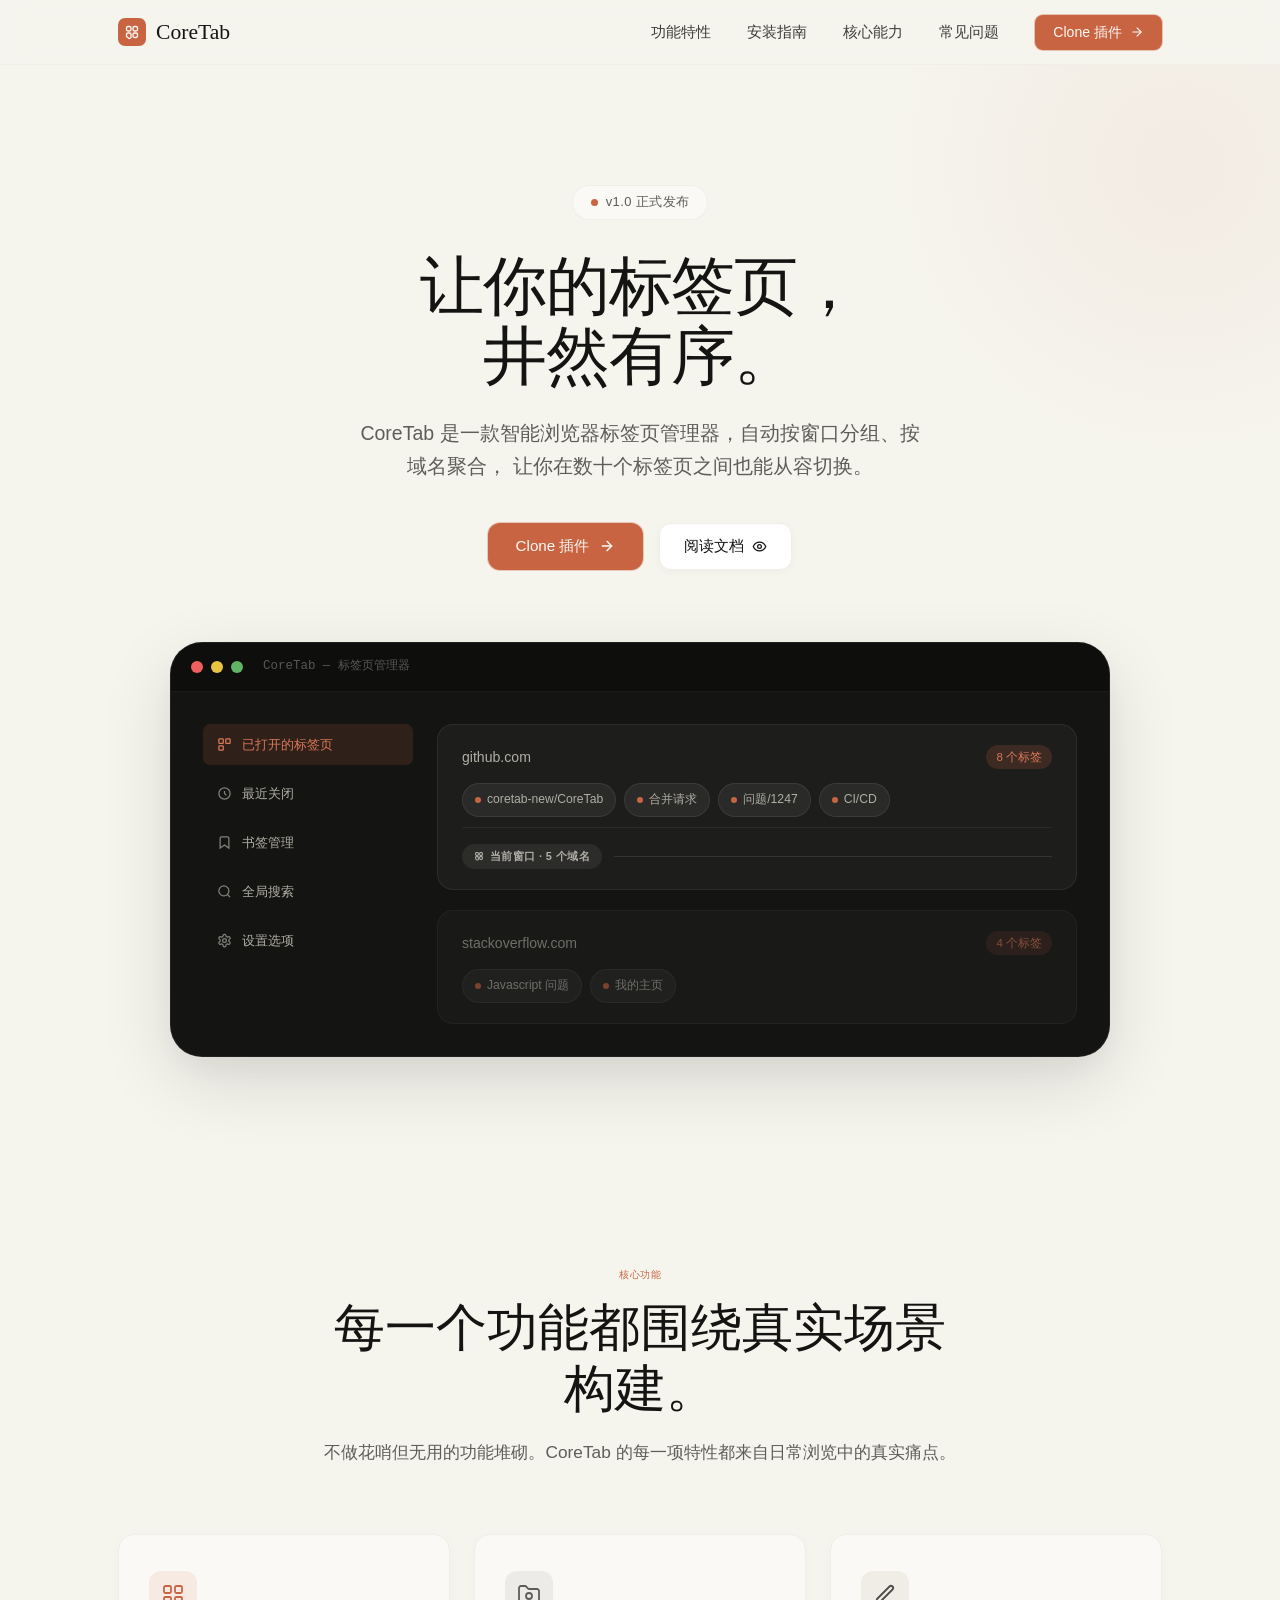
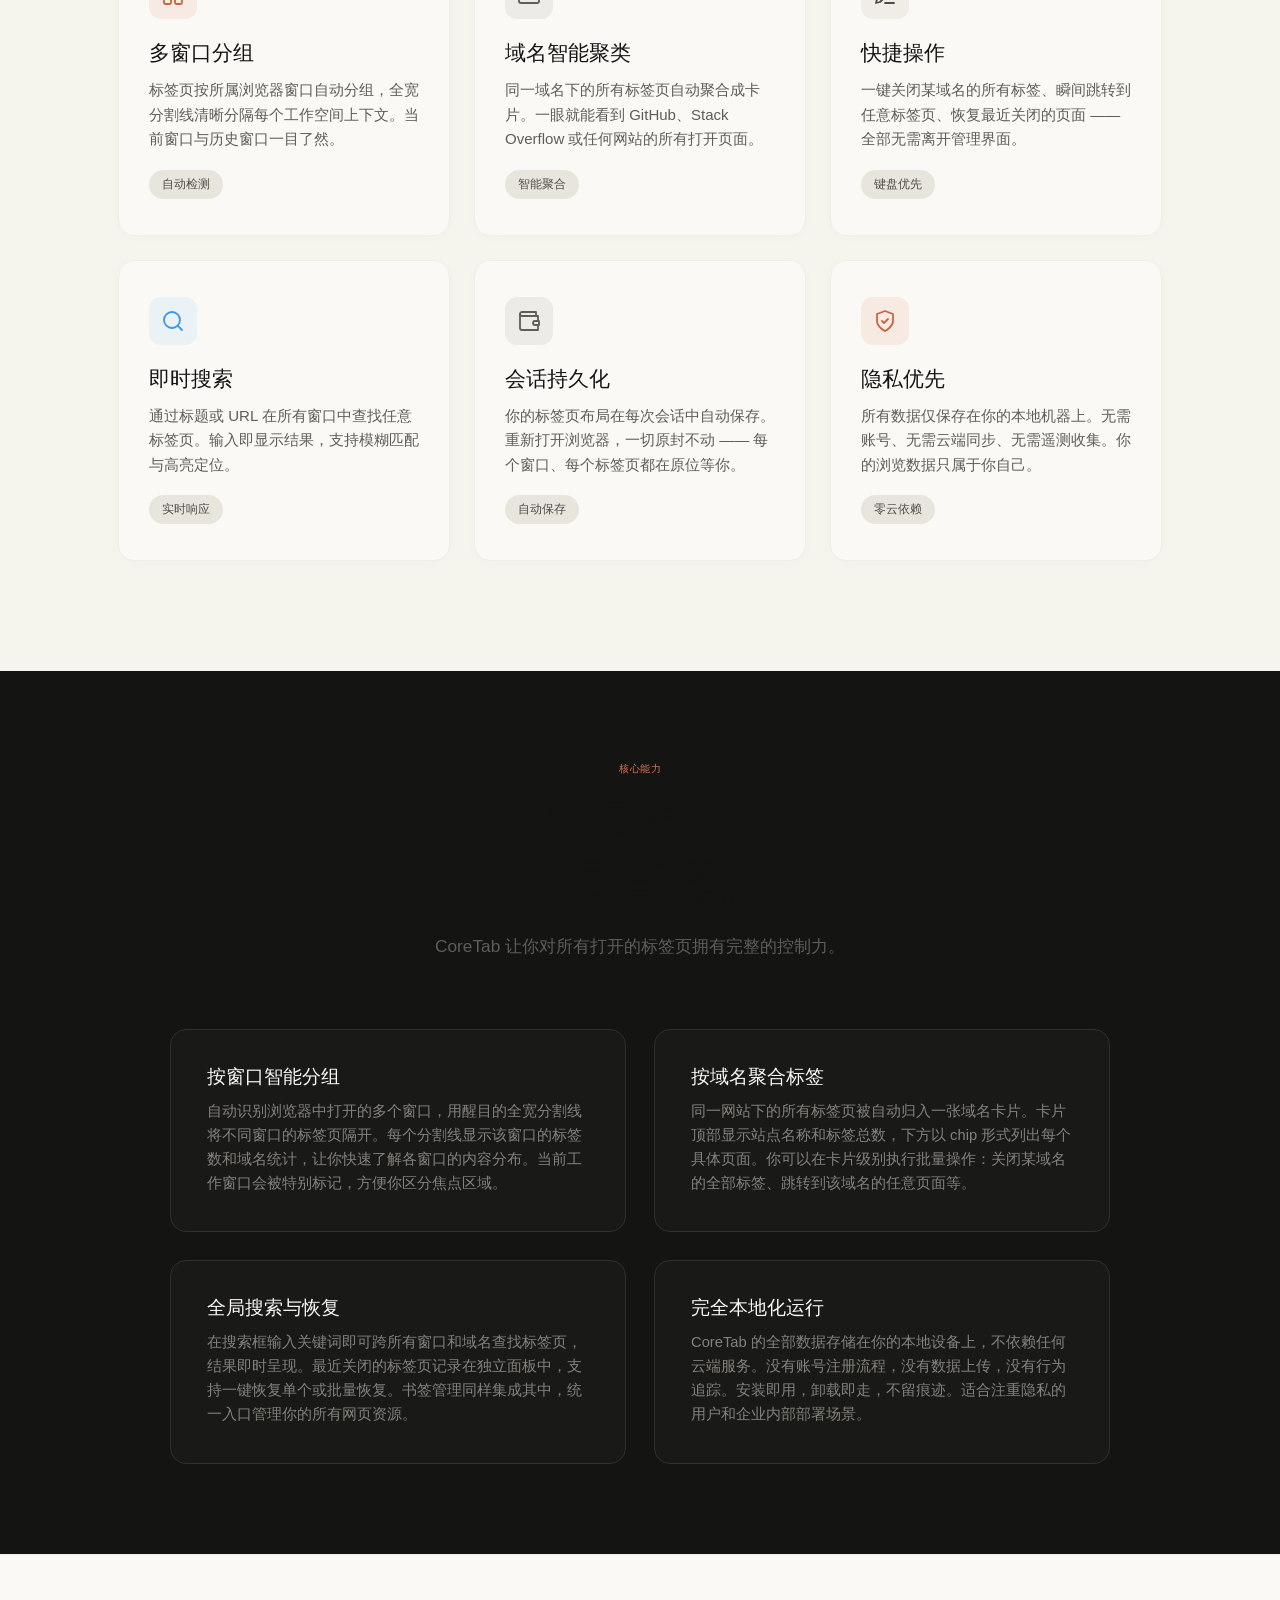
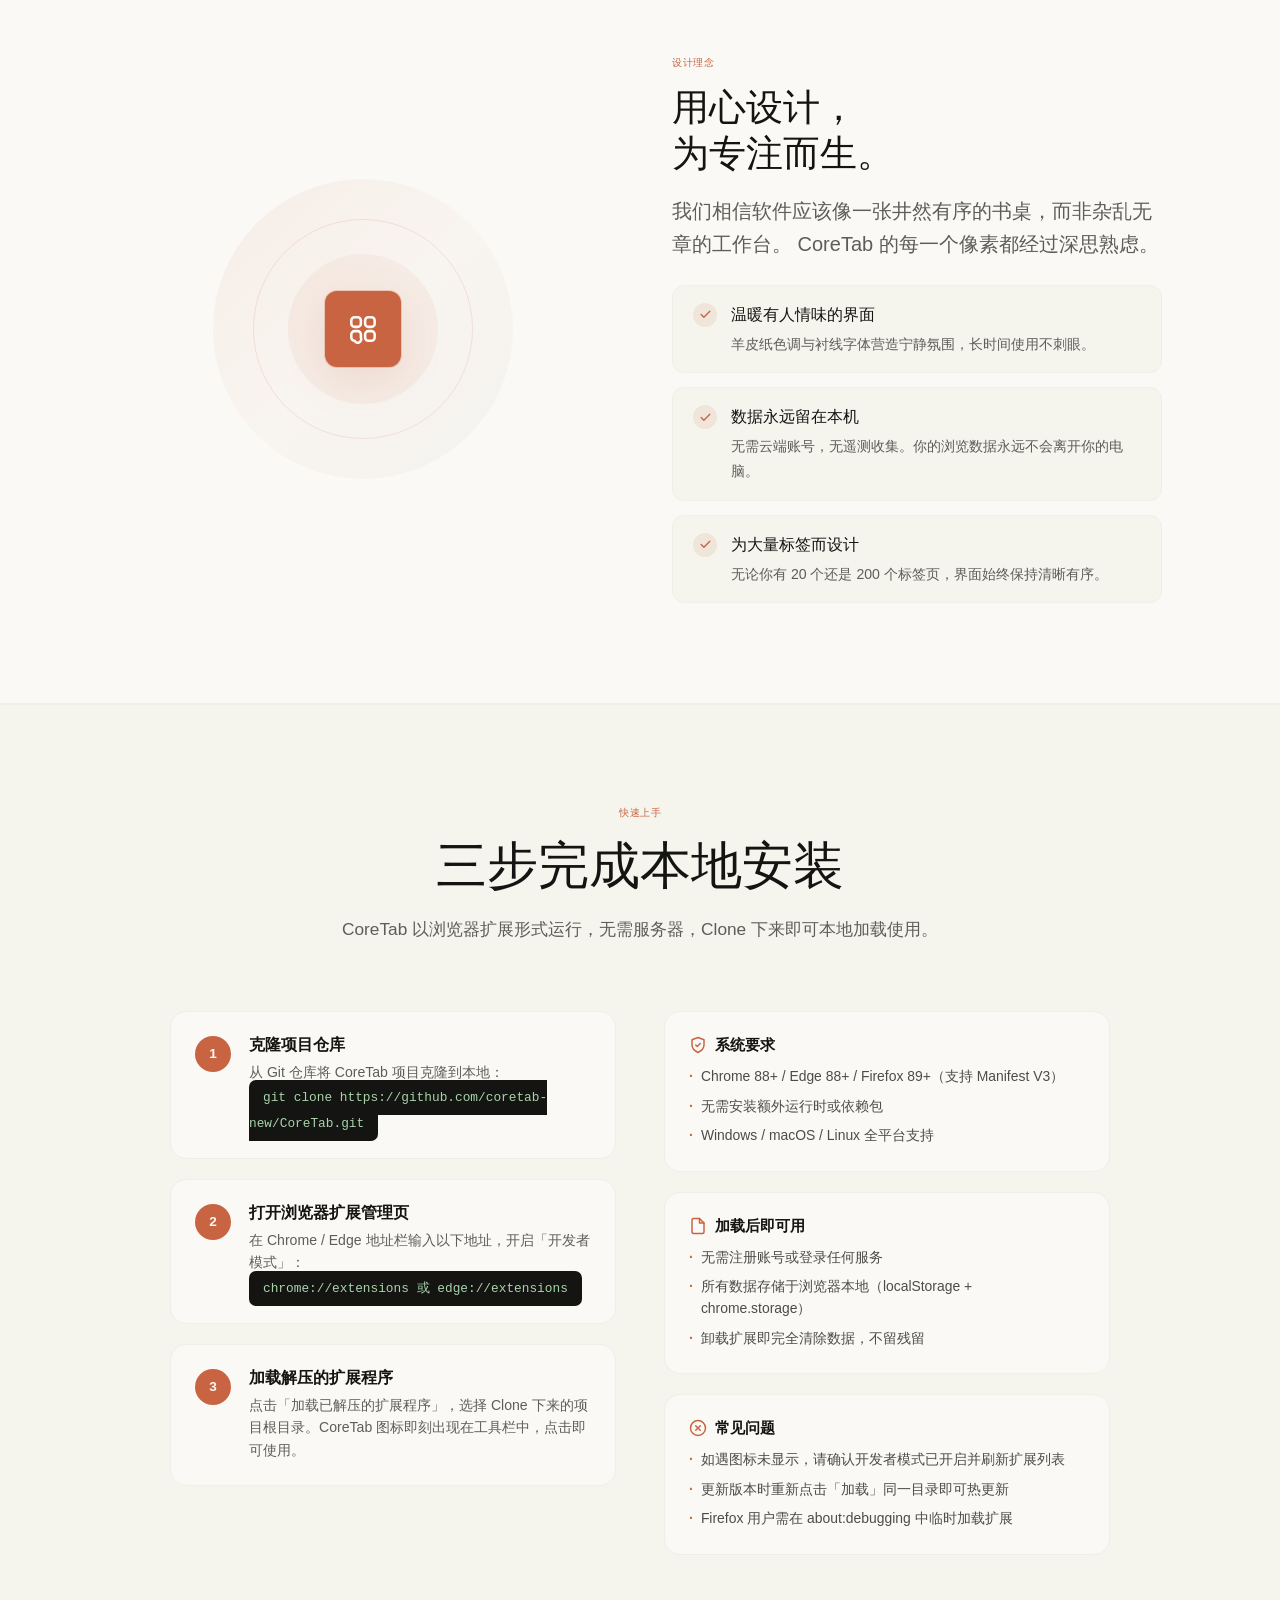
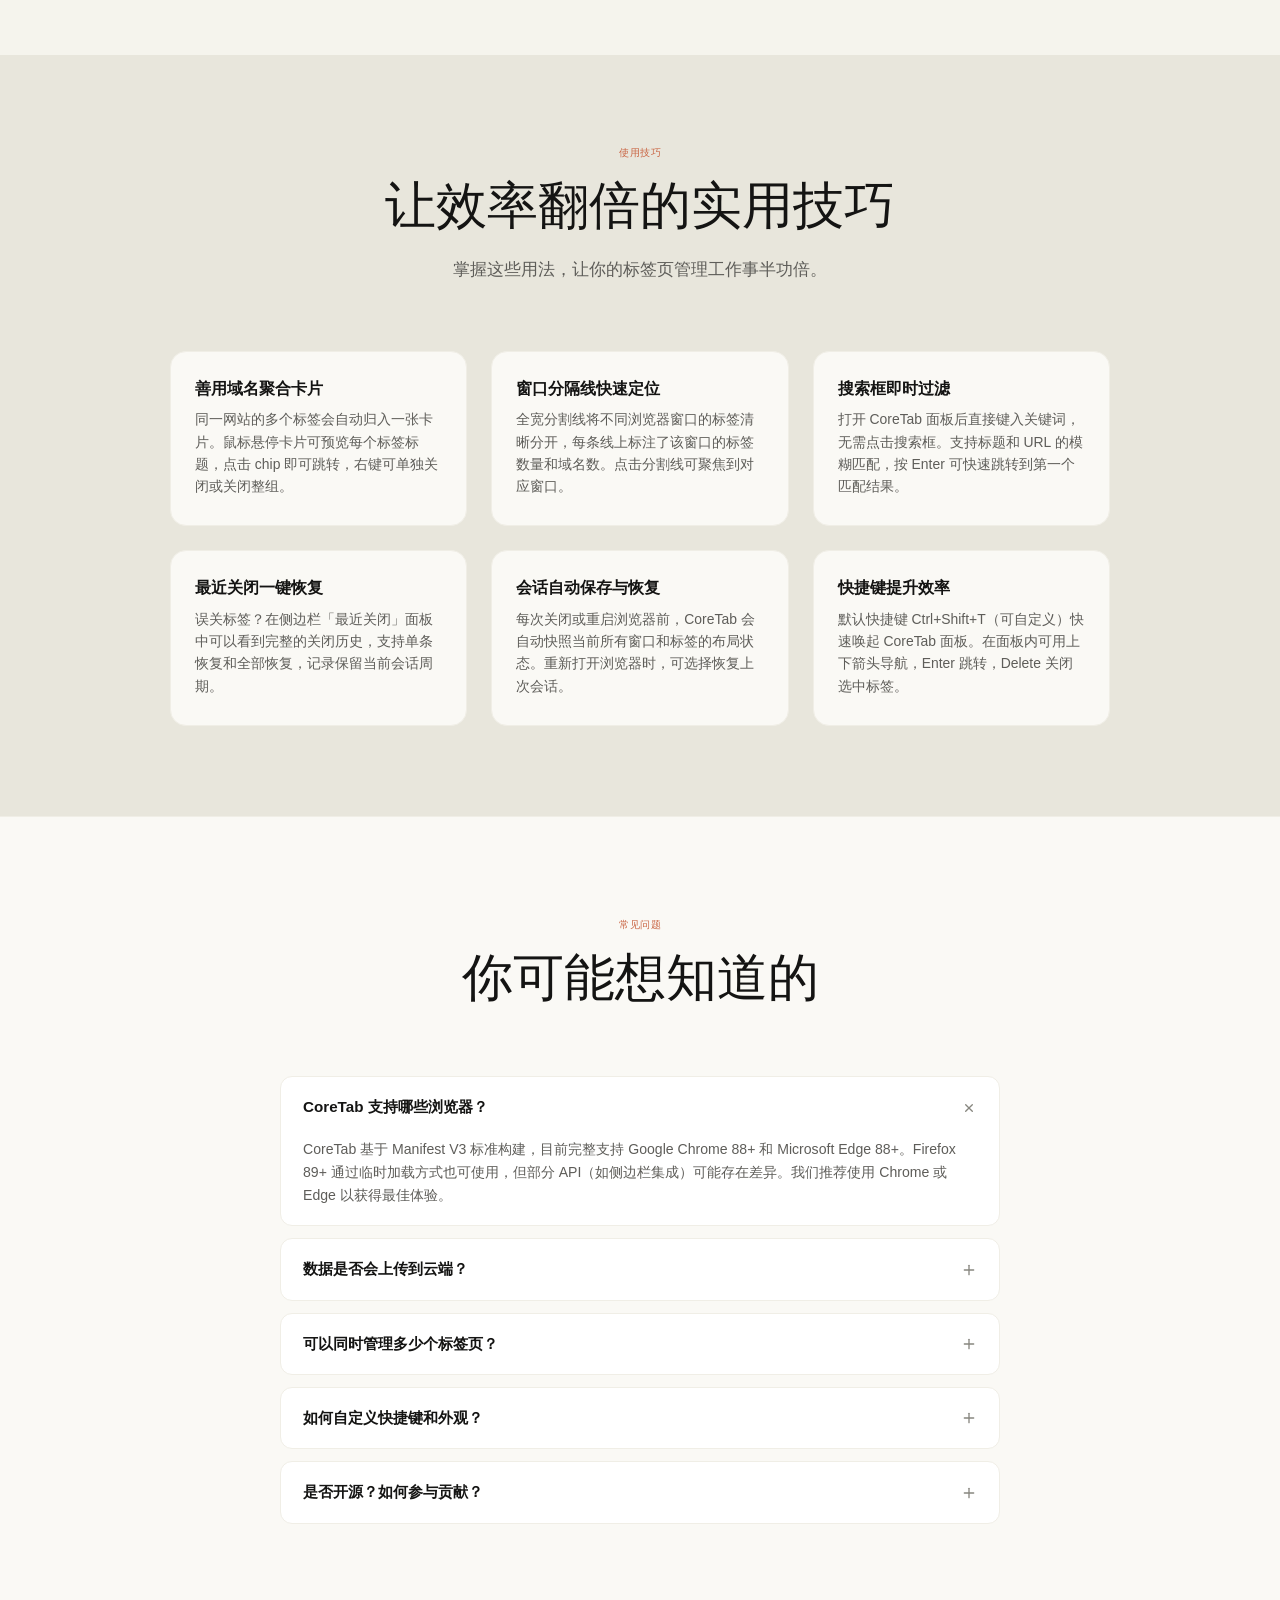
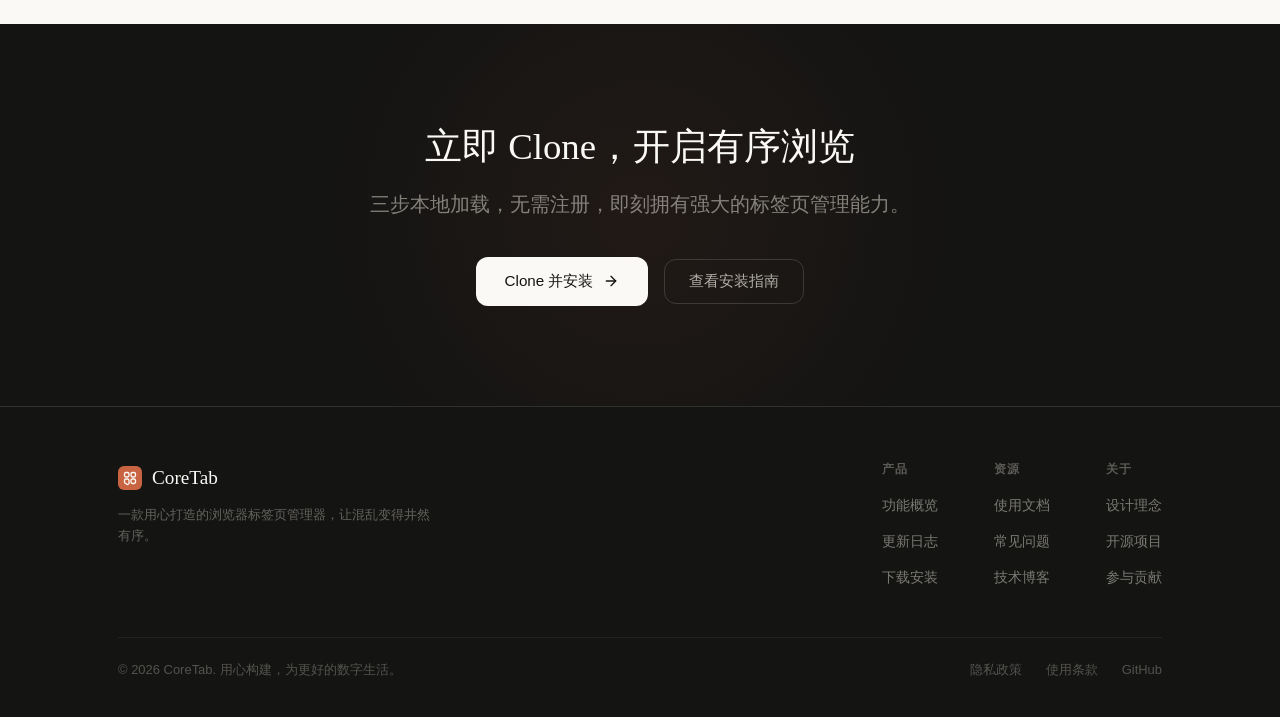
<file: docs/index.html>
<!DOCTYPE html>
<html lang="zh-CN">
<head>
  <meta charset="UTF-8" />
  <meta name="viewport" content="width=device-width, initial-scale=1.0" />
  <title>CoreTab — 智能标签页管理器</title>
  <style>
    /* ========================================
       CSS — Claude Design System (Warm Palette)
       ======================================== */
    :root {
      --near-black: #141413;
      --terracotta: #c96442;
      --coral: #d97757;
      --error-crimson: #b53333;
      --focus-blue: #3898ec;
      --parchment: #f5f4ed;
      --ivory: #faf9f5;
      --pure-white: #ffffff;
      --warm-sand: #e8e6dc;
      --dark-surface: #30302e;
      --deep-dark: #141413;
      --charcoal-warm: #4d4c48;
      --olive-gray: #5e5d59;
      --stone-gray: #87867f;
      --dark-warm: #3d3d3a;
      --warm-silver: #b0aea5;
      --border-cream: #f0eee6;
      --border-warm: #e8e6dc;
      --border-dark: #30302e;
      --ring-warm: #d1cfc5;
      --ring-subtle: #dedcd1;
      --ring-deep: #c2c0b6;
      --radius-sharp: 4px;
      --radius-subtle: 7px;
      --radius-comfort: 8px;
      --radius-gen: 12px;
      --radius-round: 16px;
      --radius-tag: 24px;
      --radius-hero: 32px;
      --font-serif: 'Georgia', 'Times New Roman', serif;
      --font-sans: -apple-system, BlinkMacSystemFont, 'Segoe UI', Inter, Roboto, 'PingFang SC', 'Microsoft YaHei', sans-serif;
      --font-mono: 'Cascadia Code', 'Fira Code', Consolas, monospace;
    }

    *, *::before, *::after { box-sizing: border-box; margin: 0; padding: 0; }
    html { scroll-behavior: smooth; -webkit-font-smoothing: antialiased; }
    body {
      font-family: var(--font-sans);
      font-size: 16px;
      line-height: 1.6;
      color: var(--near-black);
      background-color: var(--parchment);
      overflow-x: hidden;
    }
    img { max-width: 100%; display: block; }
    a { color: inherit; text-decoration: none; }
    button { cursor: pointer; font-family: inherit; border: none; background: none; }
    ul, ol { list-style: none; }

    h1, h2, h3, h4, h5, h6 {
      font-family: var(--font-serif);
      font-weight: 500;
      line-height: 1.15;
      color: var(--near-black);
    }

    .display { font-size: clamp(2.5rem, 5vw, 4rem); line-height: 1.10; letter-spacing: -0.02em; }
    .heading-xl { font-size: clamp(2rem, 4vw, 3.25rem); line-height: 1.20; }
    .heading-lg { font-size: clamp(1.75rem, 3vw, 2.3rem); line-height: 1.25; }
    .heading-md { font-size: clamp(1.5rem, 2.5vw, 2rem); line-height: 1.20; }
    .heading-sm { font-size: clamp(1.25rem, 2vw, 1.6rem); line-height: 1.20; }
    .body-lg { font-size: 1.25rem; line-height: 1.65; color: var(--olive-gray); }
    .body-md { font-size: 1rem; line-height: 1.65; color: var(--charcoal-warm); }
    .body-sm { font-size: 0.94rem; line-height: 1.55; color: var(--olive-gray); }
    .overline { font-size: 0.63rem; font-weight: 500; letter-spacing: 0.5px; text-transform: uppercase; color: var(--terracotta); display: block; margin-bottom: 14px; }

    .container { max-width: 1100px; margin: 0 auto; padding: 0 28px; }
    section { padding: 100px 0; }

    /* ========== NAVIGATION ========== */
    .nav {
      position: sticky; top: 0; z-index: 100;
      background: rgba(245, 244, 237, 0.92);
      backdrop-filter: blur(12px);
      -webkit-backdrop-filter: blur(12px);
      border-bottom: 1px solid var(--border-cream);
    }
    .nav-inner {
      display: flex; align-items: center; justify-content: space-between;
      height: 64px; max-width: 1100px; margin: 0 auto; padding: 0 28px;
    }
    .nav-logo {
      font-family: var(--font-serif); font-size: 1.35rem; font-weight: 500;
      color: var(--near-black); display: flex; align-items: center; gap: 10px;
    }
    .nav-logo-icon {
      width: 28px; height: 28px; background: var(--terracotta);
      border-radius: var(--radius-subtle); display: flex; align-items: center; justify-content: center;
    }
    .nav-logo-icon svg { width: 16px; height: 16px; color: var(--ivory); }
    .nav-links { display: flex; align-items: center; gap: 36px; }
    .nav-link {
      font-size: 0.94rem; font-weight: 450; color: var(--dark-warm);
      transition: color 0.2s ease;
    }
    .nav-link:hover { color: var(--near-black); }
    .nav-cta {
      display: inline-flex; align-items: center; gap: 8px;
      padding: 8px 18px; background: var(--terracotta); color: var(--ivory);
      font-size: 0.88rem; font-weight: 500; border-radius: var(--radius-comfort);
      box-shadow: 0 0 0 0px var(--terracotta), 0 0 0 1px rgba(201,100,66,0.35);
      transition: all 0.2s ease;
    }
    .nav-cta:hover {
      background: #b85a3a;
      box-shadow: 0 0 0 0px var(--terracotta), 0 0 0 1px rgba(201,100,66,0.5), rgba(0,0,0,0.06) 0px 4px 16px;
    }

    /* ========== HERO ========== */
    .hero { padding: 120px 0 100px; background: var(--parchment); position: relative; overflow: hidden; }
    .hero::before {
      content: ''; position: absolute; top: -200px; right: -200px;
      width: 600px; height: 600px;
      background: radial-gradient(circle, rgba(201,100,66,0.06) 0%, transparent 70%);
      pointer-events: none;
    }
    .hero-content { max-width: 700px; margin: 0 auto; text-align: center; }
    .hero-badge {
      display: inline-flex; align-items: center; gap: 8px;
      padding: 6px 18px; background: var(--ivory);
      border: 1px solid var(--border-cream); border-radius: 100px; margin-bottom: 32px;
    }
    .hero-badge-dot { width: 7px; height: 7px; background: var(--terracotta); border-radius: 50%; }
    .hero-badge span { font-size: 0.81rem; font-weight: 500; color: var(--olive-gray); letter-spacing: 0.03em; }
    .hero h1 { margin-bottom: 24px; }
    .hero-sub {
      font-size: 1.22rem; line-height: 1.7; color: var(--olive-gray);
      margin-bottom: 40px; max-width: 560px; margin-left: auto; margin-right: auto;
    }
    .hero-actions { display: flex; align-items: center; justify-content: center; gap: 16px; flex-wrap: wrap; }

    .btn-primary {
      display: inline-flex; align-items: center; gap: 10px;
      padding: 13px 28px; background: var(--terracotta); color: var(--ivory);
      font-size: 0.95rem; font-weight: 500; border-radius: var(--radius-gen);
      box-shadow: 0 0 0 0px var(--terracotta), 0 0 0 1px rgba(201,100,66,0.3);
      transition: all 0.22s ease;
    }
    .btn-primary:hover {
      background: #b85a3a; transform: translateY(-1px);
      box-shadow: 0 0 0 0px var(--terracotta), 0 0 0 1px rgba(201,100,66,0.45), rgba(0,0,0,0.07) 0px 6px 24px;
    }
    .btn-secondary {
      display: inline-flex; align-items: center; gap: 8px;
      padding: 12px 24px; background: var(--pure-white); color: var(--near-black);
      font-size: 0.95rem; font-weight: 500; border-radius: var(--radius-gen);
      border: 1px solid var(--border-cream);
      box-shadow: rgba(0,0,0,0.03) 0px 2px 8px, 0 0 0 1px transparent;
      transition: all 0.22s ease;
    }
    .btn-secondary:hover {
      border-color: var(--ring-warm);
      box-shadow: rgba(0,0,0,0.05) 0px 4px 16px, 0 0 0 1px var(--ring-warm);
      transform: translateY(-1px);
    }

    /* Hero Mockup */
    .hero-visual { margin-top: 72px; max-width: 940px; margin-left: auto; margin-right: auto; }
    .hero-mockup {
      background: var(--deep-dark); border-radius: var(--radius-hero); overflow: hidden;
      box-shadow: rgba(0,0,0,0.12) 0px 24px 72px, rgba(0,0,0,0.04) 0px 12px 32px;
      border: 1px solid rgba(255,255,255,0.06);
    }
    .mockup-bar {
      display: flex; align-items: center; gap: 8px;
      padding: 14px 20px; background: rgba(0,0,0,0.3);
      border-bottom: 1px solid rgba(255,255,255,0.05);
    }
    .mockup-dot { width: 12px; height: 12px; border-radius: 50%; }
    .dot-red { background: #ef5f5f; } .dot-yellow { background: #e8c442; } .dot-green { background: #5fb564; }
    .mockup-title { margin-left: 12px; font-size: 0.78rem; color: rgba(255,255,255,0.3); font-family: var(--font-mono); }
    .mockup-body { padding: 32px; min-height: 340px; display: grid; grid-template-columns: 210px 1fr; gap: 24px; }
    .mockup-sidebar { display: flex; flex-direction: column; gap: 8px; }
    .sidebar-item {
      display: flex; align-items: center; gap: 10px;
      padding: 10px 14px; border-radius: var(--radius-subtle);
      font-size: 0.82rem; color: var(--warm-silver); transition: all 0.15s;
    }
    .sidebar-item.active { background: rgba(201,100,66,0.15); color: var(--coral); }
    .sidebar-item svg { width: 15px; height: 15px; opacity: 0.7; }
    .sidebar-item.active svg { opacity: 1; }
    .mockup-main { display: flex; flex-direction: column; gap: 20px; }
    .mockup-card {
      background: rgba(255,255,255,0.04); border: 1px solid rgba(255,255,255,0.07);
      border-radius: var(--radius-round); padding: 20px 24px;
    }
    .mockup-card-header { display: flex; align-items: center; justify-content: space-between; margin-bottom: 14px; }
    .mockup-card-title { font-size: 0.88rem; font-weight: 500; color: var(--warm-silver); }
    .mockup-card-badge {
      font-size: 0.72rem; padding: 3px 10px;
      background: rgba(201,100,66,0.18); color: var(--coral); border-radius: 100px;
    }
    .mockup-chips { display: flex; flex-wrap: wrap; gap: 8px; }
    .mockup-chip {
      display: inline-flex; align-items: center; gap: 6px;
      padding: 6px 12px; background: rgba(255,255,255,0.06);
      border: 1px solid rgba(255,255,255,0.08); border-radius: var(--radius-tag);
      font-size: 0.76rem; color: var(--warm-silver);
    }
    .mockup-chip-dot { width: 6px; height: 6px; border-radius: 50%; background: var(--terracotta); }

    .mockup-divider {
      display: flex; align-items: center; gap: 12px;
      margin-top: 10px; padding-top: 16px; border-top: 1px solid rgba(255,255,255,0.06);
    }
    .mockup-divider-tag {
      display: inline-flex; align-items: center; gap: 6px;
      padding: 4px 12px; background: rgba(48,48,46,0.85);
      color: var(--warm-silver); font-size: 0.68rem; font-weight: 600;
      letter-spacing: 0.4px; text-transform: uppercase; border-radius: 100px;
    }
    .mockup-divider-line { flex: 1; height: 1px; background: rgba(255,255,255,0.1); }

    /* ========== FEATURES SECTION ========== */
    .features-section { background: var(--parchment); padding: 110px 0; }
    .section-header { text-align: center; max-width: 640px; margin: 0 auto 68px; }
    .section-header h2 { margin-bottom: 18px; }
    .section-header p { font-size: 1.08rem; line-height: 1.65; color: var(--olive-gray); }

    .features-grid { display: grid; grid-template-columns: repeat(3, 1fr); gap: 24px; }
    .feature-card {
      background: var(--ivory); border: 1px solid var(--border-cream);
      border-radius: var(--radius-round); padding: 36px 30px;
      transition: all 0.25s ease; box-shadow: rgba(0,0,0,0.02) 0px 2px 12px;
    }
    .feature-card:hover {
      border-color: var(--ring-warm);
      box-shadow: 0 0 0 1px var(--ring-warm), rgba(0,0,0,0.04) 0px 8px 28px;
      transform: translateY(-3px);
    }
    .feature-icon {
      width: 48px; height: 48px; border-radius: var(--radius-gen);
      display: flex; align-items: center; justify-content: center; margin-bottom: 22px;
    }
    .icon-warm { background: rgba(201,100,66,0.1); color: var(--terracotta); }
    .icon-olive { background: rgba(94,93,89,0.09); color: var(--olive-gray); }
    .icon-sand { background: rgba(232,230,220,0.6); color: var(--charcoal-warm); }
    .icon-blue { background: rgba(56,152,236,0.08); color: var(--focus-blue); }

    .feature-card h3 { font-size: 1.3rem; margin-bottom: 12px; }
    .feature-card p { font-size: 0.94rem; line-height: 1.62; color: var(--olive-gray); }
    .feature-tag {
      display: inline-block; margin-top: 18px;
      padding: 5px 13px; background: var(--warm-sand); color: var(--charcoal-warm);
      font-size: 0.76rem; font-weight: 500; border-radius: 100px;
    }

    /* ========== FEATURE DETAIL (Dark strip) ========== */
    .feature-detail {
      background: var(--deep-dark); padding: 90px 0;
    }
    .detail-grid {
      display: grid; grid-template-columns: repeat(2, 1fr); gap: 28px; max-width: 940px; margin: 0 auto;
    }
    .detail-item {
      padding: 36px; border: 1px solid var(--border-dark);
      border-radius: var(--radius-round); background: rgba(255,255,255,0.018);
      transition: all 0.25s ease;
    }
    .detail-item:hover { border-color: rgba(255,255,255,0.12); background: rgba(255,255,255,0.03); }
    .detail-item h3 { color: var(--ivory); font-size: 1.2rem; margin-bottom: 12px; }
    .detail-item p { color: var(--warm-silver); font-size: 0.92rem; line-height: 1.62; opacity: 0.7; }

    /* ========== PHILOSOPHY ========== */
    .philosophy-section { background: var(--ivory); padding: 100px 0; border-top: 1px solid var(--border-cream); border-bottom: 1px solid var(--border-cream); }
    .philo-grid { display: grid; grid-template-columns: 1fr 1fr; gap: 64px; align-items: center; }
    .philo-visual { display: flex; justify-content: center; align-items: center; }
    .organic-illo {
      width: 300px; height: 300px; border-radius: 50%;
      background: linear-gradient(135deg, rgba(201,100,66,0.08) 0%, rgba(201,100,66,0.03) 50%, rgba(94,93,89,0.04) 100%);
      display: flex; align-items: center; justify-content: center; position: relative;
    }
    .organic-illo::before {
      content: ''; position: absolute; width: 220px; height: 220px; border-radius: 50%;
      border: 1.5px solid rgba(201,100,66,0.15);
    }
    .organic-illo::after {
      content: ''; position: absolute; width: 150px; height: 150px; border-radius: 50%;
      background: rgba(201,100,66,0.06);
    }
    .organic-center {
      position: relative; z-index: 1; width: 76px; height: 76px;
      background: var(--terracotta); border-radius: var(--radius-gen);
      display: flex; align-items: center; justify-content: center;
      box-shadow: 0 0 0 0px var(--terracotta), 0 0 0 1px rgba(201,100,66,0.25), rgba(201,100,66,0.15) 0px 12px 40px;
    }
    .organic-center svg { width: 34px; height: 34px; color: var(--ivory); }

    .philo-text h2 { margin-bottom: 18px; }
    .philo-text .body-lg { margin-bottom: 24px; }
    .philo-list { display: flex; flex-direction: column; gap: 14px; }
    .philo-list-item {
      display: flex; align-items: flex-start; gap: 14px;
      padding: 16px 20px; background: var(--parchment);
      border-radius: var(--radius-gen); border: 1px solid var(--border-cream);
    }
    .philo-check {
      flex-shrink: 0; width: 24px; height: 24px; border-radius: 50%;
      background: rgba(201,100,66,0.1); display: flex; align-items: center; justify-content: center; margin-top: 1px;
    }
    .philo-check svg { width: 13px; height: 13px; color: var(--terracotta); }
    .philo-list-item strong { display: block; font-size: 1rem; font-weight: 500; color: var(--near-black); margin-bottom: 3px; }
    .philo-list-item span { font-size: 0.88rem; color: var(--olive-gray); line-height: 1.5; }

    /* ========== CTA ========== */
    .cta-section { background: var(--near-black); padding: 100px 0; text-align: center; position: relative; overflow: hidden; }
    .cta-section::before {
      content: ''; position: absolute; top: 50%; left: 50%; transform: translate(-50%,-50%);
      width: 700px; height: 700px;
      background: radial-gradient(circle, rgba(201,100,66,0.07) 0%, transparent 65%);
      pointer-events: none;
    }
    .cta-content { position: relative; z-index: 1; max-width: 600px; margin: 0 auto; }
    .cta-section h2 { color: var(--ivory); margin-bottom: 18px; }
    .cta-section .body-lg { color: var(--warm-silver); opacity: 0.7; margin-bottom: 36px; }
    .cta-btn-group { display: flex; align-items: center; justify-content: center; gap: 16px; flex-wrap: wrap; }
    .btn-dark-primary {
      display: inline-flex; align-items: center; gap: 10px;
      padding: 13px 28px; background: var(--ivory); color: var(--near-black);
      font-size: 0.95rem; font-weight: 500; border-radius: var(--radius-gen);
      border: 1px solid transparent; transition: all 0.22s ease;
    }
    .btn-dark-primary:hover {
      background: var(--pure-white);
      box-shadow: 0 0 0 0px var(--pure-white), 0 0 0 1px var(--ring-warm), rgba(0,0,0,0.2) 0px 8px 28px;
      transform: translateY(-1px);
    }
    .btn-outline-light {
      display: inline-flex; align-items: center; gap: 8px;
      padding: 12px 24px; background: transparent; color: var(--warm-silver);
      font-size: 0.93rem; font-weight: 500; border-radius: var(--radius-gen);
      border: 1px solid rgba(255,255,255,0.15); transition: all 0.22s ease;
    }
    .btn-outline-light:hover { border-color: rgba(255,255,255,0.3); color: var(--ivory); background: rgba(255,255,255,0.04); }

    /* ========== FOOTER ========== */
    .footer { background: var(--deep-dark); border-top: 1px solid var(--border-dark); padding: 56px 0 36px; }
    .footer-inner { display: flex; justify-content: space-between; align-items: flex-start; flex-wrap: wrap; gap: 40px; }
    .footer-brand { max-width: 320px; }
    .footer-logo { font-family: var(--font-serif); font-size: 1.2rem; font-weight: 500; color: var(--ivory); display: flex; align-items: center; gap: 10px; margin-bottom: 12px; }
    .footer-brand p { font-size: 0.84rem; color: var(--warm-silver); opacity: 0.5; line-height: 1.55; }
    .footer-links { display: flex; gap: 56px; }
    .footer-col h4 { font-size: 0.75rem; font-weight: 600; letter-spacing: 0.5px; text-transform: uppercase; color: var(--warm-silver); opacity: 0.45; margin-bottom: 16px; }
    .footer-col ul { display: flex; flex-direction: column; gap: 10px; }
    .footer-col a { font-size: 0.87rem; color: var(--warm-silver); opacity: 0.65; transition: opacity 0.2s; }
    .footer-col a:hover { opacity: 1; color: var(--ivory); }
    .footer-bottom {
      margin-top: 48px; padding-top: 22px; border-top: 1px solid rgba(255,255,255,0.06);
      display: flex; align-items: center; justify-content: space-between; flex-wrap: wrap; gap: 14px;
    }
    .footer-bottom p { font-size: 0.81rem; color: var(--warm-silver); opacity: 0.4; }
    .footer-bottom-links { display: flex; gap: 24px; }
    .footer-bottom-links a { font-size: 0.81rem; color: var(--warm-silver); opacity: 0.4; transition: opacity 0.2s; }
    .footer-bottom-links a:hover { opacity: 0.75; }

    /* ========== RESPONSIVE ========== */
    @media (max-width: 991px) {
      .features-grid { grid-template-columns: repeat(2, 1fr); }
      .detail-grid { grid-template-columns: 1fr; }
      .philo-grid { grid-template-columns: 1fr; gap: 48px; }
      .philo-visual { order: -1; }
      .mockup-body { grid-template-columns: 1fr; }
      .mockup-sidebar { display: none; }
      .install-grid { grid-template-columns: 1fr; }
      .tips-grid { grid-template-columns: repeat(2, 1fr); }
      section { padding: 80px 0; }
    }
    @media (max-width: 767px) {
      .features-grid { grid-template-columns: 1fr; }
      .nav-links { display: none; }
      .hero-actions { flex-direction: column; }
      .hero-visual { margin-top: 48px; }
      .mockup-body { padding: 20px; min-height: 260px; }
      .footer-inner { flex-direction: column; }
      .footer-links { gap: 32px; flex-wrap: wrap; }
      .cta-btn-group { flex-direction: column; }
      .tips-grid { grid-template-columns: 1fr; }
    }

    /* ========== INSTALL GUIDE ========== */
    .install-section { background: var(--parchment); padding: 100px 0; border-top: 1px solid var(--border-cream); }
    .install-grid { display: grid; grid-template-columns: 1fr 1fr; gap: 48px; max-width: 940px; margin: 0 auto; }
    .install-steps { display: flex; flex-direction: column; gap: 20px; }
    .install-step {
      display: flex; gap: 18px; padding: 24px;
      background: var(--ivory); border: 1px solid var(--border-cream);
      border-radius: var(--radius-round); transition: all 0.22s ease;
    }
    .install-step:hover { border-color: var(--ring-warm); box-shadow: rgba(0,0,0,0.03) 0px 6px 20px; }
    .step-num {
      flex-shrink: 0; width: 36px; height: 36px; border-radius: 50%;
      background: var(--terracotta); color: var(--ivory);
      font-size: 0.85rem; font-weight: 600; display: flex; align-items: center; justify-content: center;
    }
    .step-content h4 { font-family: var(--font-sans); font-size: 1rem; font-weight: 600; margin-bottom: 6px; color: var(--near-black); }
    .step-content p { font-size: 0.88rem; line-height: 1.6; color: var(--olive-gray); }
    .step-code {
      margin-top: 10px; padding: 10px 14px; background: var(--deep-dark); border-radius: var(--radius-subtle);
      font-family: var(--font-mono); font-size: 0.8rem; color: #a8d4a8; overflow-x: auto;
    }
    .install-info { display: flex; flex-direction: column; gap: 20px; }
    .info-card {
      padding: 24px; background: var(--ivory); border: 1px solid var(--border-cream);
      border-radius: var(--radius-round);
    }
    .info-card h4 { font-family: var(--font-sans); font-size: 0.95rem; font-weight: 600; margin-bottom: 12px; color: var(--near-black); display: flex; align-items: center; gap: 8px; }
    .info-card h4 svg { width: 18px; height: 18px; color: var(--terracotta); }
    .info-card ul { display: flex; flex-direction: column; gap: 8px; }
    .info-card li { font-size: 0.87rem; line-height: 1.55; color: var(--charcoal-warm); display: flex; align-items: flex-start; gap: 8px; }
    .info-card li::before { content: "·"; color: var(--terracotta); font-weight: bold; flex-shrink: 0; }

    /* ========== USAGE TIPS ========== */
    .tips-section { background: var(--warm-sand); padding: 90px 0; }
    .tips-grid { display: grid; grid-template-columns: repeat(3, 1fr); gap: 24px; max-width: 940px; margin: 48px auto 0; }
    .tip-card {
      padding: 28px 24px; background: var(--ivory);
      border: 1px solid var(--border-cream); border-radius: var(--radius-round);
      transition: all 0.22s ease;
    }
    .tip-card:hover { transform: translateY(-2px); box-shadow: rgba(0,0,0,0.04) 0px 8px 24px; }
    .tip-card h4 { font-family: var(--font-sans); font-size: 1rem; font-weight: 600; margin-bottom: 10px; color: var(--near-black); }
    .tip-card p { font-size: 0.87rem; line-height: 1.6; color: var(--olive-gray); }

    /* ========== FAQ ========== */
    .faq-section { background: var(--ivory); padding: 100px 0; border-top: 1px solid var(--border-cream); }
    .faq-list { max-width: 720px; margin: 0 auto; display: flex; flex-direction: column; gap: 12px; }
    .faq-item {
      border: 1px solid var(--border-cream); border-radius: var(--radius-gen);
      background: var(--pure-white); overflow: hidden; transition: all 0.2s ease;
    }
    .faq-item:hover { border-color: var(--ring-warm); }
    .faq-q {
      padding: 18px 22px; font-family: var(--font-sans); font-size: 0.95rem; font-weight: 600;
      color: var(--near-black); cursor: pointer; display: flex; align-items: center; justify-content: space-between;
      gap: 12px;
    }
    .faq-q svg { width: 16px; height: 16px; color: var(--stone-gray); flex-shrink: 0; transition: transform 0.2s; }
    .faq-item.open .faq-q svg { transform: rotate(45deg); }
    .faq-a {
      padding: 0 22px 18px; font-size: 0.88rem; line-height: 1.65; color: var(--olive-gray);
      display: none;
    }
    .faq-item.open .faq-a { display: block; }

    /* ========== ANIMATIONS ========== */
    @keyframes fadeUp { from { opacity: 0; transform: translateY(20px); } to { opacity: 1; transform: translateY(0); } }
    .animate-in { animation: fadeUp 0.6s ease-out both; }
    .delay-1 { animation-delay: 0.1s; }
    .delay-2 { animation-delay: 0.2s; }
    .delay-3 { animation-delay: 0.3s; }
  </style>
</head>
<body>

  <!-- ===== NAV ===== -->
  <nav class="nav">
    <div class="nav-inner">
      <div class="nav-logo">
        <span class="nav-logo-icon">
          <svg viewBox="0 0 24 24" fill="none" stroke="currentColor" stroke-width="2" stroke-linecap="round" stroke-linejoin="round"><path d="M3.75 6A2.25 2.25 0 0 1 6 3.75h2.25A2.25 2.25 0 0 1 10.5 6v2.25a2.25 2.25 0 0 1-2.25 2.25H6a2.25 2.25 0 0 1-2.25-2.25V6Z"/><path d="M3.75 15.75A2.25 2.25 0 0 1 6 13.5h2.25a2.25 2.25 0 0 1 2.25 2.25V18A2.25 2.25 0 0 1 6 20.25H6A2.25 2.25 0 0 1 3.75 18v-2.25Z"/><path d="M13.5 6a2.25 2.25 0 0 1 2.25-2.25H18A2.25 2.25 0 0 1 20.25 6v2.25A2.25 2.25 0 0 1 18 10.5h-2.25a2.25 2.25 0 0 1-2.25-2.25V6Z"/><path d="M13.5 15.75a2.25 2.25 0 0 1 2.25-2.25H18a2.25 2.25 0 0 1 2.25 2.25V18A2.25 2.25 0 0 1 18 20.25h-2.25A2.25 2.25 0 0 1 13.5 18v-2.25Z"/></svg>
        </span>
        CoreTab
      </div>
      <div class="nav-links">
        <a href="#features" class="nav-link">功能特性</a>
        <a href="#install" class="nav-link">安装指南</a>
        <a href="#detail" class="nav-link">核心能力</a>
        <a href="#faq" class="nav-link">常见问题</a>
        <button class="nav-cta">
          Clone 插件
          <svg width="14" height="14" viewBox="0 0 24 24" fill="none" stroke="currentColor" stroke-width="2" stroke-linecap="round" stroke-linejoin="round"><path d="M5 12h14"/><path d="m12 5 7 7-7 7"/></svg>
        </button>
      </div>
    </div>
  </nav>

  <!-- ===== HERO ===== -->
  <section class="hero">
    <div class="container">
      <div class="hero-content animate-in">
        <div class="hero-badge">
          <span class="hero-badge-dot"></span>
          <span>v1.0 正式发布</span>
        </div>
        <h1 class="display">让你的标签页，<br/>井然有序。</h1>
        <p class="hero-sub">
          CoreTab 是一款智能浏览器标签页管理器，自动按窗口分组、按域名聚合，
          让你在数十个标签页之间也能从容切换。
        </p>
        <div class="hero-actions animate-in delay-2">
          <button class="btn-primary">
            Clone 插件
            <svg width="16" height="16" viewBox="0 0 24 24" fill="none" stroke="currentColor" stroke-width="2" stroke-linecap="round" stroke-linejoin="round"><path d="M5 12h14"/><path d="m12 5 7 7-7 7"/></svg>
          </button>
          <button class="btn-secondary">
            阅读文档
            <svg width="15" height="15" viewBox="0 0 24 24" fill="none" stroke="currentColor" stroke-width="2" stroke-linecap="round" stroke-linejoin="round"><path d="M2 12s3-7 10-7 10 7 10 7-3 7-10 7-10-7-10-7Z"/><circle cx="12" cy="12" r="3"/></svg>
          </button>
        </div>
      </div>

      <!-- Mockup -->
      <div class="hero-visual animate-in delay-3">
        <div class="hero-mockup">
          <div class="mockup-bar">
            <span class="mockup-dot dot-red"></span>
            <span class="mockup-dot dot-yellow"></span>
            <span class="mockup-dot dot-green"></span>
            <span class="mockup-title">CoreTab — 标签页管理器</span>
          </div>
          <div class="mockup-body">
            <div class="mockup-sidebar">
              <div class="sidebar-item active">
                <svg viewBox="0 0 24 24" fill="none" stroke="currentColor" stroke-width="2"><rect x="3" y="3" width="7" height="7" rx="1"/><rect x="14" y="3" width="7" height="7" rx="1"/><rect x="3" y="14" width="7" height="7" rx="1"/></svg>
                已打开的标签页
              </div>
              <div class="sidebar-item">
                <svg viewBox="0 0 24 24" fill="none" stroke="currentColor" stroke-width="2"><path d="M12 8v4l3 3"/><circle cx="12" cy="12" r="9"/></svg>
                最近关闭
              </div>
              <div class="sidebar-item">
                <svg viewBox="0 0 24 24" fill="none" stroke="currentColor" stroke-width="2"><path d="m19 21-7-5-7 5V5a2 2 0 0 1 2-2h10a2 2 0 0 1 2 2v16z"/></svg>
                书签管理
              </div>
              <div class="sidebar-item">
                <svg viewBox="0 0 24 24" fill="none" stroke="currentColor" stroke-width="2"><circle cx="11" cy="11" r="8"/><path d="m21 21-4.3-4.3"/></svg>
                全局搜索
              </div>
              <div class="sidebar-item">
                <svg viewBox="0 0 24 24" fill="none" stroke="currentColor" stroke-width="2"><path d="M12.22 2h-.44a2 2 0 0 0-2 2v.18a2 2 0 0 1-1 1.73l-.43.25a2 2 0 0 1-2 0l-.15-.08a2 2 0 0 0-2.73.73l-.22.38a2 2 0 0 0 .73 2.73l.15.1a2 2 0 0 1 1 1.72v.51a2 2 0 0 1-1 1.74l-.15.09a2 2 0 0 0-.73 2.73l.22.38a2 2 0 0 0 2.73.73l.15-.08a2 2 0 0 1 2 0l.43.25a2 2 0 0 1 1 1.73V20a2 2 0 0 0 2 2h.44a2 2 0 0 0 2-2v-.18a2 2 0 0 1 1-1.73l.43-.25a2 2 0 0 1 2 0l.15.08a2 2 0 0 0 2.73-.73l.22-.39a2 2 0 0 0-.73-2.73l-.15-.08a2 2 0 0 1-1-1.74v-.5a2 2 0 0 1 1-1.74l.15-.09a2 2 0 0 0 .73-2.73l-.22-.38a2 2 0 0 0-2.73-.73l-.15.08a2 2 0 0 1-2 0l-.43-.25a2 2 0 0 1-1-1.73V4a2 2 0 0 0-2-2z"/><circle cx="12" cy="12" r="3"/></svg>
                设置选项
              </div>
            </div>
            <div class="mockup-main">
              <div class="mockup-card">
                <div class="mockup-card-header">
                  <span class="mockup-card-title">github.com</span>
                  <span class="mockup-card-badge">8 个标签</span>
                </div>
                <div class="mockup-chips">
                  <span class="mockup-chip"><span class="mockup-chip-dot"></span>coretab-new/CoreTab</span>
                  <span class="mockup-chip"><span class="mockup-chip-dot"></span>合并请求</span>
                  <span class="mockup-chip"><span class="mockup-chip-dot"></span>问题/1247</span>
                  <span class="mockup-chip"><span class="mockup-chip-dot"></span>CI/CD</span>
                </div>
                <div class="mockup-divider">
                  <span class="mockup-divider-tag">
                    <svg width="10" height="10" viewBox="0 0 24 24" fill="none" stroke="currentColor" stroke-width="2.5" stroke-linecap="round" stroke-linejoin="round"><path d="M3.75 6A2.25 2.25 0 0 1 6 3.75h2.25A2.25 2.25 0 0 1 10.5 6v2.25a2.25 2.25 0 0 1-2.25 2.25H6a2.25 2.25 0 0 1-2.25-2.25V6Z"/><path d="M3.75 15.75A2.25 2.25 0 0 1 6 13.5h2.25a2.25 2.25 0 0 1 2.25 2.25V18A2.25 2.25 0 0 1 6 20.25H6A2.25 2.25 0 0 1 3.75 18v-2.25Z"/><path d="M13.5 6a2.25 2.25 0 0 1 2.25-2.25H18A2.25 2.25 0 0 1 20.25 6v2.25A2.25 2.25 0 0 1 18 10.5h-2.25a2.25 2.25 0 0 1-2.25-2.25V6Z"/><path d="M13.5 15.75a2.25 2.25 0 0 1 2.25-2.25H18a2.25 2.25 0 0 1 2.25 2.25V18A2.25 2.25 0 0 1 18 20.25h-2.25A2.25 2.25 0 0 1 13.5 18v-2.25Z"/></svg>
                    当前窗口 · 5 个域名
                  </span>
                  <div class="mockup-divider-line"></div>
                </div>
              </div>
              <div class="mockup-card" style="opacity: 0.58;">
                <div class="mockup-card-header">
                  <span class="mockup-card-title">stackoverflow.com</span>
                  <span class="mockup-card-badge">4 个标签</span>
                </div>
                <div class="mockup-chips">
                  <span class="mockup-chip"><span class="mockup-chip-dot"></span>Javascript 问题</span>
                  <span class="mockup-chip"><span class="mockup-chip-dot"></span>我的主页</span>
                </div>
              </div>
            </div>
          </div>
        </div>
      </div>
    </div>
  </section>

  <!-- ===== FEATURES ===== -->
  <section class="features-section" id="features">
    <div class="container">
      <div class="section-header">
        <span class="overline">核心功能</span>
        <h2 class="heading-xl">每一个功能都围绕真实场景构建。</h2>
        <p class="body-md">
          不做花哨但无用的功能堆砌。CoreTab 的每一项特性都来自日常浏览中的真实痛点。
        </p>
      </div>

      <div class="features-grid">
        <!-- 1 -->
        <div class="feature-card">
          <div class="feature-icon icon-warm">
            <svg width="24" height="24" viewBox="0 0 24 24" fill="none" stroke="currentColor" stroke-width="1.8" stroke-linecap="round" stroke-linejoin="round"><rect x="3" y="3" width="7" height="7" rx="1.5"/><rect x="14" y="3" width="7" height="7" rx="1.5"/><rect x="3" y="14" width="7" height="7" rx="1.5"/><rect x="14" y="14" width="7" height="7" rx="1.5"/></svg>
          </div>
          <h3 class="heading-sm">多窗口分组</h3>
          <p>标签页按所属浏览器窗口自动分组，全宽分割线清晰分隔每个工作空间上下文。当前窗口与历史窗口一目了然。</p>
          <span class="feature-tag">自动检测</span>
        </div>

        <!-- 2 -->
        <div class="feature-card">
          <div class="feature-icon icon-olive">
            <svg width="24" height="24" viewBox="0 0 24 24" fill="none" stroke="currentColor" stroke-width="1.8" stroke-linecap="round" stroke-linejoin="round"><path d="M4 20h16a2 2 0 0 0 2-2V8a2 2 0 0 0-2-2h-7.93a2 2 0 0 1-1.66-.9l-.82-1.2A2 2 0 0 0 7.93 3H4a2 2 0 0 0-2 2v13c0 1.1.9 2 2 2Z"/><circle cx="12" cy="13" r="3"/></svg>
          </div>
          <h3 class="heading-sm">域名智能聚类</h3>
          <p>同一域名下的所有标签页自动聚合成卡片。一眼就能看到 GitHub、Stack Overflow 或任何网站的所有打开页面。</p>
          <span class="feature-tag">智能聚合</span>
        </div>

        <!-- 3 -->
        <div class="feature-card">
          <div class="feature-icon icon-sand">
            <svg width="24" height="24" viewBox="0 0 24 24" fill="none" stroke="currentColor" stroke-width="1.8" stroke-linecap="round" stroke-linejoin="round"><path d="M12 20h9"/><path d="M16.5 3.5a2.12 2.12 0 0 1 3 3L7 19l-4 1 1-4Z"/></svg>
          </div>
          <h3 class="heading-sm">快捷操作</h3>
          <p>一键关闭某域名的所有标签、瞬间跳转到任意标签页、恢复最近关闭的页面 —— 全部无需离开管理界面。</p>
          <span class="feature-tag">键盘优先</span>
        </div>

        <!-- 4 -->
        <div class="feature-card">
          <div class="feature-icon icon-blue">
            <svg width="24" height="24" viewBox="0 0 24 24" fill="none" stroke="currentColor" stroke-width="1.8" stroke-linecap="round" stroke-linejoin="round"><circle cx="11" cy="11" r="8"/><path d="m21 21-4.3-4.3"/></svg>
          </div>
          <h3 class="heading-sm">即时搜索</h3>
          <p>通过标题或 URL 在所有窗口中查找任意标签页。输入即显示结果，支持模糊匹配与高亮定位。</p>
          <span class="feature-tag">实时响应</span>
        </div>

        <!-- 5 -->
        <div class="feature-card">
          <div class="feature-icon icon-olive">
            <svg width="24" height="24" viewBox="0 0 24 24" fill="none" stroke="currentColor" stroke-width="1.8" stroke-linecap="round" stroke-linejoin="round"><path d="M21 12V7H5a2 2 0 0 1 0-4h14v4"/><path d="M3 5v14a2 2 0 0 0 2 2h16v-5"/><path d="M18 12a2 2 0 0 0 0 4h4v-4Z"/></svg>
          </div>
          <h3 class="heading-sm">会话持久化</h3>
          <p>你的标签页布局在每次会话中自动保存。重新打开浏览器，一切原封不动 —— 每个窗口、每个标签页都在原位等你。</p>
          <span class="feature-tag">自动保存</span>
        </div>

        <!-- 6 -->
        <div class="feature-card">
          <div class="feature-icon icon-warm">
            <svg width="24" height="24" viewBox="0 0 24 24" fill="none" stroke="currentColor" stroke-width="1.8" stroke-linecap="round" stroke-linejoin="round"><path d="M12 22s8-4 8-10V5l-8-3-8 3v7c0 6 8 10 8 10"/><path d="m9 12 2 2 4-4"/></svg>
          </div>
          <h3 class="heading-sm">隐私优先</h3>
          <p>所有数据仅保存在你的本地机器上。无需账号、无需云端同步、无需遥测收集。你的浏览数据只属于你自己。</p>
          <span class="feature-tag">零云依赖</span>
        </div>
      </div>
    </div>
  </section>

  <!-- ===== FEATURE DETAIL (Dark) ===== -->
  <section class="feature-detail" id="detail">
    <div class="container">
      <div class="section-header">
        <span class="overline" style="color:var(--coral)">核心能力</span>
        <h2 class="heading-xl">不只是展示，<br/>更是管理。</h2>
        <p class="body-lg">CoreTab 让你对所有打开的标签页拥有完整的控制力。</p>
      </div>

      <div class="detail-grid">
        <div class="detail-item">
          <h3>按窗口智能分组</h3>
          <p>自动识别浏览器中打开的多个窗口，用醒目的全宽分割线将不同窗口的标签页隔开。每个分割线显示该窗口的标签数和域名统计，让你快速了解各窗口的内容分布。当前工作窗口会被特别标记，方便你区分焦点区域。</p>
        </div>
        <div class="detail-item">
          <h3>按域名聚合标签</h3>
          <p>同一网站下的所有标签页被自动归入一张域名卡片。卡片顶部显示站点名称和标签总数，下方以 chip 形式列出每个具体页面。你可以在卡片级别执行批量操作：关闭某域名的全部标签、跳转到该域名的任意页面等。</p>
        </div>
        <div class="detail-item">
          <h3>全局搜索与恢复</h3>
          <p>在搜索框输入关键词即可跨所有窗口和域名查找标签页，结果即时呈现。最近关闭的标签页记录在独立面板中，支持一键恢复单个或批量恢复。书签管理同样集成其中，统一入口管理你的所有网页资源。</p>
        </div>
        <div class="detail-item">
          <h3>完全本地化运行</h3>
          <p>CoreTab 的全部数据存储在你的本地设备上，不依赖任何云端服务。没有账号注册流程，没有数据上传，没有行为追踪。安装即用，卸载即走，不留痕迹。适合注重隐私的用户和企业内部部署场景。</p>
        </div>
      </div>
    </div>
  </section>

  <!-- ===== PHILOSOPHY ===== -->
  <section class="philosophy-section" id="about">
    <div class="container">
      <div class="philo-grid">
        <div class="philo-visual">
          <div class="organic-illo">
            <div class="organic-center">
              <svg viewBox="0 0 24 24" fill="none" stroke="currentColor" stroke-width="1.8" stroke-linecap="round" stroke-linejoin="round"><path d="M3.75 6A2.25 2.25 0 0 1 6 3.75h2.25A2.25 2.25 0 0 1 10.5 6v2.25a2.25 2.25 0 0 1-2.25 2.25H6a2.25 2.25 0 0 1-2.25-2.25V6Z"/><path d="M3.75 15.75A2.25 2.25 0 0 1 6 13.5h2.25a2.25 2.25 0 0 1 2.25 2.25V18A2.25 2.25 0 0 1 6 20.25H6A2.25 2.25 0 0 1 3.75 18v-2.25Z"/><path d="M13.5 6a2.25 2.25 0 0 1 2.25-2.25H18A2.25 2.25 0 0 1 20.25 6v2.25A2.25 2.25 0 0 1 18 10.5h-2.25a2.25 2.25 0 0 1-2.25-2.25V6Z"/><path d="M13.5 15.75a2.25 2.25 0 0 1 2.25-2.25H18a2.25 2.25 0 0 1 2.25 2.25V18A2.25 2.25 0 0 1 18 20.25h-2.25A2.25 2.25 0 0 1 13.5 18v-2.25Z"/></svg>
            </div>
          </div>
        </div>
        <div class="philo-text">
          <span class="overline">设计理念</span>
          <h2 class="heading-lg">用心设计，<br/>为专注而生。</h2>
          <p class="body-lg">
            我们相信软件应该像一张井然有序的书桌，而非杂乱无章的工作台。
            CoreTab 的每一个像素都经过深思熟虑。
          </p>
          <div class="philo-list">
            <div class="philo-list-item">
              <span class="philo-check">
                <svg viewBox="0 0 24 24" fill="none" stroke="currentColor" stroke-width="2.5" stroke-linecap="round" stroke-linejoin="round"><polyline points="20 6 9 17 4 12"/></svg>
              </span>
              <div>
                <strong>温暖有人情味的界面</strong>
                <span>羊皮纸色调与衬线字体营造宁静氛围，长时间使用不刺眼。</span>
              </div>
            </div>
            <div class="philo-list-item">
              <span class="philo-check">
                <svg viewBox="0 0 24 24" fill="none" stroke="currentColor" stroke-width="2.5" stroke-linecap="round" stroke-linejoin="round"><polyline points="20 6 9 17 4 12"/></svg>
              </span>
              <div>
                <strong>数据永远留在本机</strong>
                <span>无需云端账号，无遥测收集。你的浏览数据永远不会离开你的电脑。</span>
              </div>
            </div>
            <div class="philo-list-item">
              <span class="philo-check">
                <svg viewBox="0 0 24 24" fill="none" stroke="currentColor" stroke-width="2.5" stroke-linecap="round" stroke-linejoin="round"><polyline points="20 6 9 17 4 12"/></svg>
              </span>
              <div>
                <strong>为大量标签而设计</strong>
                <span>无论你有 20 个还是 200 个标签页，界面始终保持清晰有序。</span>
              </div>
            </div>
          </div>
        </div>
      </div>
    </div>
  </section>

  <!-- ===== INSTALL GUIDE ===== -->
  <section class="install-section" id="install">
    <div class="container">
      <div class="section-header">
        <span class="overline">快速上手</span>
        <h2 class="heading-xl">三步完成本地安装</h2>
        <p class="body-md">
          CoreTab 以浏览器扩展形式运行，无需服务器，Clone 下来即可本地加载使用。
        </p>
      </div>

      <div class="install-grid">
        <!-- 左侧：步骤 -->
        <div class="install-steps">
          <div class="install-step">
            <span class="step-num">1</span>
            <div class="step-content">
              <h4>克隆项目仓库</h4>
              <p>从 Git 仓库将 CoreTab 项目克隆到本地：</p>
              <code class="step-code">git clone https://github.com/coretab-new/CoreTab.git</code>
            </div>
          </div>
          <div class="install-step">
            <span class="step-num">2</span>
            <div class="step-content">
              <h4>打开浏览器扩展管理页</h4>
              <p>在 Chrome / Edge 地址栏输入以下地址，开启「开发者模式」：</p>
              <code class="step-code">chrome://extensions 或 edge://extensions</code>
            </div>
          </div>
          <div class="install-step">
            <span class="step-num">3</span>
            <div class="step-content">
              <h4>加载解压的扩展程序</h4>
              <p>点击「加载已解压的扩展程序」，选择 Clone 下来的项目根目录。CoreTab 图标即刻出现在工具栏中，点击即可使用。</p>
            </div>
          </div>
        </div>

        <!-- 右侧：说明信息 -->
        <div class="install-info">
          <div class="info-card">
            <h4>
              <svg viewBox="0 0 24 24" fill="none" stroke="currentColor" stroke-width="2" stroke-linecap="round" stroke-linejoin="round"><path d="M12 22s8-4 8-10V5l-8-3-8 3v7c0 6 8 10 8 10"/><path d="m9 12 2 2 4-4"/></svg>
              系统要求
            </h4>
            <ul>
              <li>Chrome 88+ / Edge 88+ / Firefox 89+（支持 Manifest V3）</li>
              <li>无需安装额外运行时或依赖包</li>
              <li>Windows / macOS / Linux 全平台支持</li>
            </ul>
          </div>
          <div class="info-card">
            <h4>
              <svg viewBox="0 0 24 24" fill="none" stroke="currentColor" stroke-width="2" stroke-linecap="round" stroke-linejoin="round"><path d="M14 2H6a2 2 0 0 0-2 2v16a2 2 0 0 0 2 2h12a2 2 0 0 0 2-2V8z"/><polyline points="14 2 14 8 20 8"/></svg>
              加载后即可用
            </h4>
            <ul>
              <li>无需注册账号或登录任何服务</li>
              <li>所有数据存储于浏览器本地（localStorage + chrome.storage）</li>
              <li>卸载扩展即完全清除数据，不留残留</li>
            </ul>
          </div>
          <div class="info-card">
            <h4>
              <svg viewBox="0 0 24 24" fill="none" stroke="currentColor" stroke-width="2" stroke-linecap="round" stroke-linejoin="round"><circle cx="12" cy="12" r="10"/><path d="m15 9-6 6"/><path d="m9 9 6 6"/></svg>
              常见问题
            </h4>
            <ul>
              <li>如遇图标未显示，请确认开发者模式已开启并刷新扩展列表</li>
              <li>更新版本时重新点击「加载」同一目录即可热更新</li>
              <li>Firefox 用户需在 about:debugging 中临时加载扩展</li>
            </ul>
          </div>
        </div>
      </div>
    </div>
  </section>

  <!-- ===== USAGE TIPS ===== -->
  <section class="tips-section">
    <div class="container">
      <div class="section-header">
        <span class="overline">使用技巧</span>
        <h2 class="heading-xl">让效率翻倍的实用技巧</h2>
        <p class="body-md">掌握这些用法，让你的标签页管理工作事半功倍。</p>
      </div>

      <div class="tips-grid">
        <div class="tip-card">
          <h4>善用域名聚合卡片</h4>
          <p>同一网站的多个标签会自动归入一张卡片。鼠标悬停卡片可预览每个标签标题，点击 chip 即可跳转，右键可单独关闭或关闭整组。</p>
        </div>
        <div class="tip-card">
          <h4>窗口分隔线快速定位</h4>
          <p>全宽分割线将不同浏览器窗口的标签清晰分开，每条线上标注了该窗口的标签数量和域名数。点击分割线可聚焦到对应窗口。</p>
        </div>
        <div class="tip-card">
          <h4>搜索框即时过滤</h4>
          <p>打开 CoreTab 面板后直接键入关键词，无需点击搜索框。支持标题和 URL 的模糊匹配，按 Enter 可快速跳转到第一个匹配结果。</p>
        </div>
        <div class="tip-card">
          <h4>最近关闭一键恢复</h4>
          <p>误关标签？在侧边栏「最近关闭」面板中可以看到完整的关闭历史，支持单条恢复和全部恢复，记录保留当前会话周期。</p>
        </div>
        <div class="tip-card">
          <h4>会话自动保存与恢复</h4>
          <p>每次关闭或重启浏览器前，CoreTab 会自动快照当前所有窗口和标签的布局状态。重新打开浏览器时，可选择恢复上次会话。</p>
        </div>
        <div class="tip-card">
          <h4>快捷键提升效率</h4>
          <p>默认快捷键 Ctrl+Shift+T（可自定义）快速唤起 CoreTab 面板。在面板内可用上下箭头导航，Enter 跳转，Delete 关闭选中标签。</p>
        </div>
      </div>
    </div>
  </section>

  <!-- ===== FAQ ===== -->
  <section class="faq-section" id="faq">
    <div class="container">
      <div class="section-header">
        <span class="overline">常见问题</span>
        <h2 class="heading-xl">你可能想知道的</h2>
      </div>

      <div class="faq-list">
        <div class="faq-item open">
          <div class="faq-q">
            CoreTab 支持哪些浏览器？
            <svg viewBox="0 0 24 24" fill="none" stroke="currentColor" stroke-width="2" stroke-linecap="round" stroke-linejoin="round"><path d="M5 12h14"/><path d="M12 5v14"/></svg>
          </div>
          <div class="faq-a">
            CoreTab 基于 Manifest V3 标准构建，目前完整支持 Google Chrome 88+ 和 Microsoft Edge 88+。Firefox 89+ 通过临时加载方式也可使用，但部分 API（如侧边栏集成）可能存在差异。我们推荐使用 Chrome 或 Edge 以获得最佳体验。
          </div>
        </div>
        <div class="faq-item">
          <div class="faq-q">
            数据是否会上传到云端？
            <svg viewBox="0 0 24 24" fill="none" stroke="currentColor" stroke-width="2" stroke-linecap="round" stroke-linejoin="round"><path d="M5 12h14"/><path d="M12 5v14"/></svg>
          </div>
          <div class="faq-a">
            完全不会。CoreTab 是一款纯本地运行的浏览器扩展，所有标签数据、分组信息、搜索历史均存储在你设备的浏览器本地存储中（chrome.storage.local）。我们不设服务器、不收集遥测、不要求联网授权。你的浏览数据只属于你。
          </div>
        </div>
        <div class="faq-item">
          <div class="faq-q">
            可以同时管理多少个标签页？
            <svg viewBox="0 0 24 24" fill="none" stroke="currentColor" stroke-width="2" stroke-linecap="round" stroke-linejoin="round"><path d="M5 12h14"/><path d="M12 5v14"/></svg>
          </div>
          <div class="faq-a">
            理论上没有硬性上限。CoreTab 使用高效的增量渲染策略，实际测试中即使同时打开 200+ 标签页也能保持流畅操作。界面通过虚拟滚动和域名聚合机制确保大量标签下依然清晰可读。
          </div>
        </div>
        <div class="faq-item">
          <div class="faq-q">
            如何自定义快捷键和外观？
            <svg viewBox="0 0 24 24" fill="none" stroke="currentColor" stroke-width="2" stroke-linecap="round" stroke-linejoin="round"><path d="M5 12h14"/><path d="M12 5v14"/></svg>
          </div>
          <div class="faq-a">
            点击 CoreTab 图标旁的设置齿轮进入设置面板，你可以自定义唤醒快捷键、调整主题亮度、切换紧凑/舒适布局模式，以及配置自动保存间隔等选项。设置项即时生效，无需重启。
          </div>
        </div>
        <div class="faq-item">
          <div class="faq-q">
            是否开源？如何参与贡献？
            <svg viewBox="0 0 24 24" fill="none" stroke="currentColor" stroke-width="2" stroke-linecap="round" stroke-linejoin="round"><path d="M5 12h14"/><path d="M12 5v14"/></svg>
          </div>
          <div class="faq-a">
            CoreTab 采用 MIT 开源协议，欢迎社区贡献。你可以通过 GitHub 提交 Issue 报告问题，或提交 Pull Request 参与新功能开发。无论是代码贡献、文档完善还是多语言翻译，我们都非常欢迎。
          </div>
        </div>
      </div>
    </div>
  </section>

  <!-- ===== CTA ===== -->
  <section class="cta-section">
    <div class="container">
      <div class="cta-content">
        <h2 class="heading-lg">立即 Clone，开启有序浏览</h2>
        <p class="body-lg">
          三步本地加载，无需注册，即刻拥有强大的标签页管理能力。
        </p>
        <div class="cta-btn-group">
          <button class="btn-dark-primary">
            Clone 并安装
            <svg width="16" height="16" viewBox="0 0 24 24" fill="none" stroke="currentColor" stroke-width="2" stroke-linecap="round" stroke-linejoin="round"><path d="M5 12h14"/><path d="m12 5 7 7-7 7"/></svg>
          </button>
          <button class="btn-outline-light">查看安装指南</button>
        </div>
      </div>
    </div>
  </section>

  <!-- ===== FOOTER ===== -->
  <footer class="footer">
    <div class="container">
      <div class="footer-inner">
        <div class="footer-brand">
          <div class="footer-logo">
            <span class="nav-logo-icon" style="width:24px;height:24px;border-radius:6px;">
              <svg width="14" height="14" viewBox="0 0 24 24" fill="none" stroke="currentColor" stroke-width="2" stroke-linecap="round" stroke-linejoin="round" style="color:#faf9f5;"><path d="M3.75 6A2.25 2.25 0 0 1 6 3.75h2.25A2.25 2.25 0 0 1 10.5 6v2.25a2.25 2.25 0 0 1-2.25 2.25H6a2.25 2.25 0 0 1-2.25-2.25V6Z"/><path d="M3.75 15.75A2.25 2.25 0 0 1 6 13.5h2.25a2.25 2.25 0 0 1 2.25 2.25V18A2.25 2.25 0 0 1 6 20.25H6A2.25 2.25 0 0 1 3.75 18v-2.25Z"/><path d="M13.5 6a2.25 2.25 0 0 1 2.25-2.25H18A2.25 2.25 0 0 1 20.25 6v2.25A2.25 2.25 0 0 1 18 10.5h-2.25a2.25 2.25 0 0 1-2.25-2.25V6Z"/><path d="M13.5 15.75a2.25 2.25 0 0 1 2.25-2.25H18a2.25 2.25 0 0 1 2.25 2.25V18A2.25 2.25 0 0 1 18 20.25h-2.25A2.25 2.25 0 0 1 13.5 18v-2.25Z"/></svg>
            </span>
            CoreTab
          </div>
          <p>一款用心打造的浏览器标签页管理器，让混乱变得井然有序。</p>
        </div>
        <div class="footer-links">
          <div class="footer-col">
            <h4>产品</h4>
            <ul>
              <li><a href="#">功能概览</a></li>
              <li><a href="#">更新日志</a></li>
              <li><a href="#">下载安装</a></li>
            </ul>
          </div>
          <div class="footer-col">
            <h4>资源</h4>
            <ul>
              <li><a href="#">使用文档</a></li>
              <li><a href="#">常见问题</a></li>
              <li><a href="#">技术博客</a></li>
            </ul>
          </div>
          <div class="footer-col">
            <h4>关于</h4>
            <ul>
              <li><a href="#">设计理念</a></li>
              <li><a href="#">开源项目</a></li>
              <li><a href="#">参与贡献</a></li>
            </ul>
          </div>
        </div>
      </div>
      <div class="footer-bottom">
        <p>&copy; 2026 CoreTab. 用心构建，为更好的数字生活。</p>
        <div class="footer-bottom-links">
          <a href="#">隐私政策</a>
          <a href="#">使用条款</a>
          <a href="#">GitHub</a>
        </div>
      </div>
    </div>
  </footer>

  <!-- FAQ Toggle Script -->
  <script>
    document.querySelectorAll('.faq-q').forEach(function(q) {
      q.addEventListener('click', function() {
        var item = this.parentElement;
        var wasOpen = item.classList.contains('open');
        document.querySelectorAll('.faq-item').forEach(function(i) { i.classList.remove('open'); });
        if (!wasOpen) item.classList.add('open');
      });
    });
  </script>
</body>
</html>
</file>
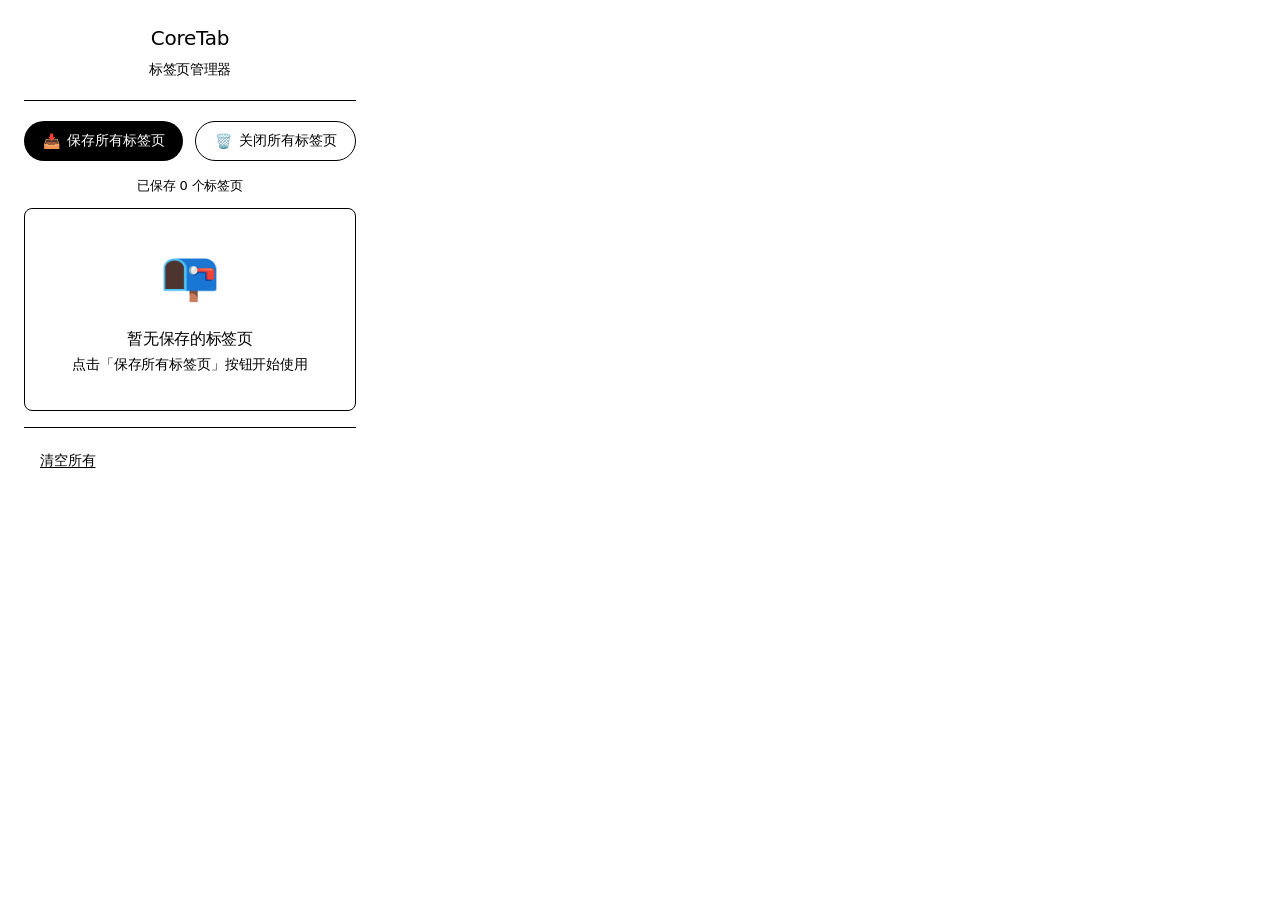
<file: CoreTab/popup.html>
<!DOCTYPE html>
<html lang="zh-CN">
<head>
  <meta charset="UTF-8">
  <meta name="viewport" content="width=device-width, initial-scale=1.0">
  <title>CoreTab - 标签页管理器</title>
  <link rel="stylesheet" href="styles/popup.css">
</head>
<body>
  <div class="container">
    <!-- 头部 -->
    <header class="header">
      <h1>CoreTab</h1>
      <span class="subtitle">标签页管理器</span>
    </header>

    <!-- 操作按钮 -->
    <div class="actions">
      <button id="saveAllTabs" class="btn btn-primary">
        <span class="icon">📥</span>
        保存所有标签页
      </button>
      <button id="closeAllTabs" class="btn btn-danger">
        <span class="icon">🗑️</span>
        关闭所有标签页
      </button>
    </div>

    <!-- 统计信息 -->
    <div class="stats">
      <span id="tabsCount">已保存 0 个标签页</span>
    </div>

    <!-- 标签页列表 -->
    <div class="tab-list" id="tabList">
      <div class="empty-state" id="emptyState">
        <span class="empty-icon">📭</span>
        <p>暂无保存的标签页</p>
        <p class="hint">点击「保存所有标签页」按钮开始使用</p>
      </div>
    </div>

    <!-- 批量操作 -->
    <div class="batch-actions" id="batchActions" style="display: none;">
      <label class="checkbox-label">
        <input type="checkbox" id="selectAll">
        <span>全选</span>
      </label>
      <button id="restoreSelected" class="btn btn-small">恢复选中</button>
      <button id="deleteSelected" class="btn btn-small btn-danger">删除选中</button>
    </div>

    <!-- 底部 -->
    <footer class="footer">
      <button id="clearAll" class="btn btn-text">清空所有</button>
    </footer>
  </div>

  <script src="popup.js"></script>
</body>
</html>
</file>
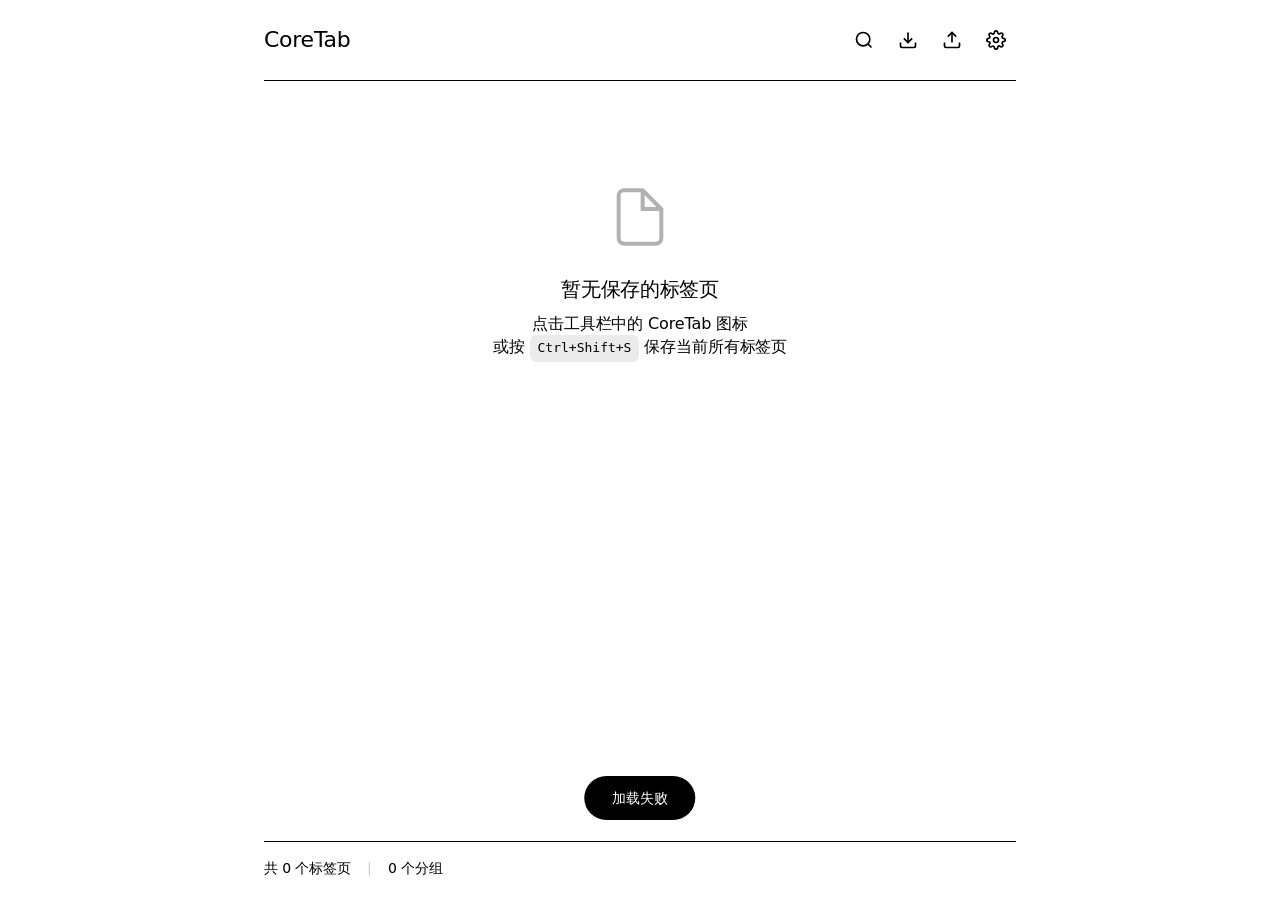
<file: CoreTab/tabs.html>
<!DOCTYPE html>
<html lang="zh-CN">
<head>
  <meta charset="UTF-8">
  <meta name="viewport" content="width=device-width, initial-scale=1.0">
  <title>CoreTab - 标签页管理器</title>
  <link rel="stylesheet" href="styles/tabs.css">
</head>
<body>
  <div class="container">
    <!-- 头部 -->
    <header class="header">
      <div class="header-left">
        <h1 class="logo">CoreTab</h1>
      </div>
      <div class="header-right">
        <button id="searchBtn" class="icon-btn" title="搜索">
          <svg width="20" height="20" viewBox="0 0 24 24" fill="none" stroke="currentColor" stroke-width="2">
            <circle cx="11" cy="11" r="8"></circle>
            <path d="m21 21-4.35-4.35"></path>
          </svg>
        </button>
        <button id="importBtn" class="icon-btn" title="导入">
          <svg width="20" height="20" viewBox="0 0 24 24" fill="none" stroke="currentColor" stroke-width="2">
            <path d="M21 15v4a2 2 0 0 1-2 2H5a2 2 0 0 1-2-2v-4"></path>
            <polyline points="7,10 12,15 17,10"></polyline>
            <line x1="12" y1="15" x2="12" y2="3"></line>
          </svg>
        </button>
        <button id="exportBtn" class="icon-btn" title="导出">
          <svg width="20" height="20" viewBox="0 0 24 24" fill="none" stroke="currentColor" stroke-width="2">
            <path d="M21 15v4a2 2 0 0 1-2 2H5a2 2 0 0 1-2-2v-4"></path>
            <polyline points="17,8 12,3 7,8"></polyline>
            <line x1="12" y1="3" x2="12" y2="15"></line>
          </svg>
        </button>
        <button id="settingsBtn" class="icon-btn" title="设置">
          <svg width="20" height="20" viewBox="0 0 24 24" fill="none" stroke="currentColor" stroke-width="2">
            <circle cx="12" cy="12" r="3"></circle>
            <path d="M19.4 15a1.65 1.65 0 0 0 .33 1.82l.06.06a2 2 0 0 1 0 2.83 2 2 0 0 1-2.83 0l-.06-.06a1.65 1.65 0 0 0-1.82-.33 1.65 1.65 0 0 0-1 1.51V21a2 2 0 0 1-2 2 2 2 0 0 1-2-2v-.09A1.65 1.65 0 0 0 9 19.4a1.65 1.65 0 0 0-1.82.33l-.06.06a2 2 0 0 1-2.83 0 2 2 0 0 1 0-2.83l.06-.06a1.65 1.65 0 0 0 .33-1.82 1.65 1.65 0 0 0-1.51-1H3a2 2 0 0 1-2-2 2 2 0 0 1 2-2h.09A1.65 1.65 0 0 0 4.6 9a1.65 1.65 0 0 0-.33-1.82l-.06-.06a2 2 0 0 1 0-2.83 2 2 0 0 1 2.83 0l.06.06a1.65 1.65 0 0 0 1.82.33H9a1.65 1.65 0 0 0 1-1.51V3a2 2 0 0 1 2-2 2 2 0 0 1 2 2v.09a1.65 1.65 0 0 0 1 1.51 1.65 1.65 0 0 0 1.82-.33l.06-.06a2 2 0 0 1 2.83 0 2 2 0 0 1 0 2.83l-.06.06a1.65 1.65 0 0 0-.33 1.82V9a1.65 1.65 0 0 0 1.51 1H21a2 2 0 0 1 2 2 2 2 0 0 1-2 2h-.09a1.65 1.65 0 0 0-1.51 1z"></path>
          </svg>
        </button>
        <!-- 设置下拉菜单 -->
        <div class="dropdown settings-dropdown">
          <div class="dropdown-menu settings-menu" id="settingsDropdown" style="display: none;">
            <button class="dropdown-item danger" id="clearAllBtn">
              <svg width="14" height="14" viewBox="0 0 24 24" fill="none" stroke="currentColor" stroke-width="2">
                <polyline points="3,6 5,6 21,6"></polyline>
                <path d="M19 6v14a2 2 0 0 1-2 2H7a2 2 0 0 1-2-2V6m3 0V4a2 2 0 0 1 2-2h4a2 2 0 0 1 2 2v2"></path>
              </svg>
              一键清空所有
            </button>
          </div>
        </div>
      </div>
    </header>

    <!-- 搜索栏 -->
    <div class="search-bar" id="searchBar" style="display: none;">
      <input type="text" id="searchInput" placeholder="搜索标签页...">
      <button id="closeSearch" class="icon-btn">
        <svg width="20" height="20" viewBox="0 0 24 24" fill="none" stroke="currentColor" stroke-width="2">
          <line x1="18" y1="6" x2="6" y2="18"></line>
          <line x1="6" y1="6" x2="18" y2="18"></line>
        </svg>
      </button>
    </div>

    <!-- 主内容 -->
    <main class="main-content">
      <!-- 空状态 -->
      <div class="empty-state" id="emptyState">
        <div class="empty-icon">
          <svg width="64" height="64" viewBox="0 0 24 24" fill="none" stroke="currentColor" stroke-width="1.5">
            <path d="M13 2H6a2 2 0 0 0-2 2v16a2 2 0 0 0 2 2h12a2 2 0 0 0 2-2V9z"></path>
            <polyline points="13,2 13,9 20,9"></polyline>
          </svg>
        </div>
        <h2>暂无保存的标签页</h2>
        <p>点击工具栏中的 CoreTab 图标<br>或按 <kbd>Ctrl+Shift+S</kbd> 保存当前所有标签页</p>
      </div>

      <!-- 标签页列表 -->
      <div class="groups-container" id="groupsContainer"></div>
    </main>

    <!-- 统计栏 -->
    <footer class="footer">
      <div class="stats">
        <span id="totalCount">共 0 个标签页</span>
        <span class="divider">|</span>
        <span id="groupCount">0 个分组</span>
      </div>
      <button id="restoreAllBtn" class="btn btn-text" style="display: none;">
        全部还原
      </button>
    </footer>
  </div>

  <!-- 通知提示 -->
  <div class="toast" id="toast"></div>

  <!-- 确认对话框 -->
  <div class="modal" id="confirmModal" style="display: none;">
    <div class="modal-content">
      <h3 id="confirmTitle">确认操作</h3>
      <p id="confirmMessage">确定要执行此操作吗？</p>
      <div class="modal-actions">
        <button id="confirmCancel" class="btn btn-secondary">取消</button>
        <button id="confirmOk" class="btn btn-danger">确定</button>
      </div>
    </div>
  </div>

  <script src="tabs.js"></script>
</body>
</html>
</file>
<file: CoreTab/styles/popup.css>
/* CoreTab - Popup Styles (Figma Design System) */

:root {
  /* Figma Color System */
  --color-black: #000000;
  --color-white: #ffffff;
  --glass-dark: rgba(0, 0, 0, 0.08);
  --glass-dark-hover: rgba(0, 0, 0, 0.12);
  --glass-dark-active: rgba(0, 0, 0, 0.16);

  /* Figma Typography */
  --font-sans: 'SF Pro Display', system-ui, -apple-system, BlinkMacSystemFont, 'Helvetica Neue', Arial, sans-serif;
  --font-mono: 'SF Mono', 'Menlo', monospace;

  /* Figma Spacing (8px base) */
  --space-1: 4px;
  --space-2: 8px;
  --space-3: 12px;
  --space-4: 16px;
  --space-5: 20px;
  --space-6: 24px;
  --space-8: 32px;
}

* {
  margin: 0;
  padding: 0;
  box-sizing: border-box;
  font-kerning: normal;
  -webkit-font-kerning: normal;
}

body {
  font-family: var(--font-sans);
  width: 380px;
  min-height: 320px;
  background: var(--color-white);
  color: var(--color-black);
  line-height: 1.45;
  letter-spacing: -0.14px;
}

.container {
  padding: var(--space-6);
}

/* Header */
.header {
  text-align: center;
  padding-bottom: var(--space-5);
  border-bottom: 1px solid var(--color-black);
  margin-bottom: var(--space-5);
}

.header h1 {
  font-size: 20px;
  font-weight: 540;
  color: var(--color-black);
  margin-bottom: var(--space-1);
  letter-spacing: -0.26px;
}

.header .subtitle {
  font-size: 14px;
  font-weight: 320;
  color: var(--color-black);
  letter-spacing: -0.26px;
}

/* Actions */
.actions {
  display: flex;
  gap: var(--space-3);
  margin-bottom: var(--space-4);
}

/* Buttons - Figma Style: Pill (50px radius) */
.btn {
  flex: 1;
  padding: 10px var(--space-4);
  border: none;
  border-radius: 50px;
  font-family: var(--font-sans);
  font-size: 14px;
  font-weight: 450;
  letter-spacing: -0.14px;
  cursor: pointer;
  display: flex;
  align-items: center;
  justify-content: center;
  gap: var(--space-2);
  transition: all 0.15s ease;
}

.btn:focus {
  outline: dashed 2px var(--color-black);
  outline-offset: 2px;
}

.btn:focus:not(:focus-visible) {
  outline: none;
}

.btn:focus-visible {
  outline: dashed 2px var(--color-black);
  outline-offset: 2px;
}

.btn-primary {
  background: var(--color-black);
  color: var(--color-white);
}

.btn-primary:hover {
  background: #333333;
}

.btn-primary:active {
  background: #1a1a1a;
}

.btn-danger {
  background: var(--color-white);
  color: var(--color-black);
  border: 1px solid var(--color-black);
}

.btn-danger:hover {
  background: var(--glass-dark);
}

.btn-danger:active {
  background: var(--glass-dark-hover);
}

/* Stats */
.stats {
  text-align: center;
  font-size: 13px;
  font-weight: 320;
  color: var(--color-black);
  letter-spacing: -0.14px;
  margin-bottom: var(--space-3);
}

/* Tab List */
.tab-list {
  max-height: 280px;
  overflow-y: auto;
  background: var(--color-white);
  border-radius: 8px;
  border: 1px solid var(--color-black);
}

.tab-item {
  display: flex;
  align-items: center;
  padding: var(--space-3) var(--space-4);
  border-bottom: 1px solid var(--glass-dark);
  gap: var(--space-3);
  transition: background 0.15s ease;
}

.tab-item:last-child {
  border-bottom: none;
}

.tab-item:hover {
  background: rgba(0, 0, 0, 0.04);
}

.tab-checkbox {
  width: 18px;
  height: 18px;
  cursor: pointer;
  accent-color: var(--color-black);
}

.tab-favicon {
  width: 18px;
  height: 18px;
  flex-shrink: 0;
}

.tab-favicon img {
  width: 18px;
  height: 18px;
  border-radius: 6px;
  display: block;
  background: url("data:image/svg+xml,%3Csvg xmlns='http://www.w3.org/2000/svg' viewBox='0 0 24 24' fill='none' stroke='%23999' stroke-width='1.5'%3E%3Ccircle cx='12' cy='12' r='10'/%3E%3Cpath d='M2 12h20M12 2a15.3 15.3 0 0 1 4 10 15.3 15.3 0 0 1-4 10 15.3 15.3 0 0 1-4-10 15.3 15.3 0 0 1 4-10z'/%3E%3C/svg%3E") center / contain no-repeat;
}

.tab-info {
  flex: 1;
  min-width: 0;
  overflow: hidden;
}

.tab-title {
  font-size: 14px;
  font-weight: 450;
  letter-spacing: -0.14px;
  white-space: nowrap;
  overflow: hidden;
  text-overflow: ellipsis;
  margin-bottom: 2px;
}

.tab-url {
  font-size: 12px;
  font-weight: 320;
  color: var(--color-black);
  letter-spacing: -0.14px;
  white-space: nowrap;
  overflow: hidden;
  text-overflow: ellipsis;
}

.tab-actions {
  display: flex;
  gap: var(--space-1);
  opacity: 0;
  transition: opacity 0.15s ease;
}

.tab-item:hover .tab-actions {
  opacity: 1;
}

/* Icon Buttons - Figma Style: Circular (50%) */
.btn-icon {
  width: 32px;
  height: 32px;
  border: none;
  background: var(--glass-dark);
  border-radius: 50%;
  cursor: pointer;
  font-size: 14px;
  display: flex;
  align-items: center;
  justify-content: center;
  transition: all 0.15s ease;
  flex-shrink: 0;
}

.btn-icon:focus {
  outline: dashed 2px var(--color-black);
  outline-offset: 2px;
}

.btn-icon:focus:not(:focus-visible) {
  outline: none;
}

.btn-icon:focus-visible {
  outline: dashed 2px var(--color-black);
  outline-offset: 2px;
}

.btn-icon:hover {
  background: var(--glass-dark-hover);
}

.btn-icon:active {
  background: var(--glass-dark-active);
}

/* Empty State */
.empty-state {
  padding: var(--space-8) var(--space-6);
  text-align: center;
}

.empty-icon {
  font-size: 48px;
  display: block;
  margin-bottom: var(--space-4);
}

.empty-state p {
  font-size: 16px;
  font-weight: 340;
  color: var(--color-black);
  letter-spacing: -0.26px;
  margin-bottom: var(--space-1);
}

.empty-state .hint {
  font-size: 14px;
  font-weight: 320;
  color: var(--color-black);
  letter-spacing: -0.14px;
}

/* Batch Actions */
.batch-actions {
  display: flex;
  align-items: center;
  gap: var(--space-3);
  padding: var(--space-3) var(--space-4);
  background: var(--color-white);
  border-radius: 8px;
  margin-top: var(--space-3);
  border: 1px solid var(--color-black);
}

.checkbox-label {
  display: flex;
  align-items: center;
  gap: var(--space-2);
  font-size: 14px;
  font-weight: 340;
  letter-spacing: -0.14px;
  cursor: pointer;
  user-select: none;
}

/* Footer */
.footer {
  margin-top: var(--space-4);
  padding-top: var(--space-4);
  border-top: 1px solid var(--color-black);
  text-align: center;
}

.btn-text {
  background: transparent;
  color: var(--color-black);
  font-family: var(--font-sans);
  font-size: 14px;
  font-weight: 340;
  letter-spacing: -0.14px;
  text-decoration: underline;
  text-underline-offset: 2px;
  padding: var(--space-2) var(--space-4);
  border: none;
  cursor: pointer;
  transition: all 0.15s ease;
}

.btn-text:hover {
  font-weight: 450;
}

.btn-text:focus {
  outline: dashed 2px var(--color-black);
  outline-offset: 2px;
}

.btn-text:focus:not(:focus-visible) {
  outline: none;
}

.btn-text:focus-visible {
  outline: dashed 2px var(--color-black);
  outline-offset: 2px;
}

.btn-small {
  padding: 6px 14px;
  font-size: 13px;
  border-radius: 50px;
}

/* Notification - Toast */
.notification {
  position: fixed;
  bottom: var(--space-5);
  left: 50%;
  transform: translateX(-50%) translateY(100px);
  background: var(--color-black);
  color: var(--color-white);
  padding: var(--space-3) var(--space-6);
  border-radius: 50px;
  font-family: var(--font-sans);
  font-size: 14px;
  font-weight: 450;
  letter-spacing: -0.14px;
  opacity: 0;
  transition: all 0.3s ease;
  z-index: 1000;
  pointer-events: none;
}

.notification.show {
  transform: translateX(-50%) translateY(0);
  opacity: 1;
}

/* Scrollbar - Figma Style */
.tab-list::-webkit-scrollbar {
  width: 6px;
}

.tab-list::-webkit-scrollbar-track {
  background: var(--color-white);
}

.tab-list::-webkit-scrollbar-thumb {
  background: var(--color-black);
  border-radius: 3px;
}

.tab-list::-webkit-scrollbar-thumb:hover {
  background: #333333;
}

.tab-list::-webkit-scrollbar-thumb:active {
  background: #1a1a1a;
}

.tab-list::-webkit-scrollbar-corner {
  background: var(--color-white);
}
</file>
<file: CoreTab/styles/tabs.css>
/* CoreTab - Main Page Styles (Figma Design System) */

:root {
  /* Figma Color System */
  --color-black: #000000;
  --color-white: #ffffff;
  --glass-dark: rgba(0, 0, 0, 0.08);
  --glass-dark-hover: rgba(0, 0, 0, 0.12);
  --glass-dark-active: rgba(0, 0, 0, 0.16);

  /* Figma Typography */
  --font-sans: 'SF Pro Display', system-ui, -apple-system, BlinkMacSystemFont, 'Helvetica Neue', Arial, sans-serif;
  --font-mono: 'SF Mono', 'Menlo', monospace;

  /* Figma Spacing (8px base) */
  --space-1: 4px;
  --space-2: 8px;
  --space-3: 12px;
  --space-4: 16px;
  --space-5: 20px;
  --space-6: 24px;
  --space-8: 32px;
}

* {
  margin: 0;
  padding: 0;
  box-sizing: border-box;
  font-kerning: normal;
  -webkit-font-kerning: normal;
}

body {
  font-family: var(--font-sans);
  background-color: var(--color-white);
  color: var(--color-black);
  line-height: 1.45;
  letter-spacing: -0.14px;
  min-height: 100vh;
}

.container {
  max-width: 800px;
  margin: 0 auto;
  padding: 0 var(--space-6);
}

/* Header */
.header {
  display: flex;
  justify-content: space-between;
  align-items: center;
  padding: var(--space-5) 0;
  border-bottom: 1px solid var(--color-black);
  background: var(--color-white);
  position: sticky;
  top: 0;
  z-index: 100;
}

.header-left {
  display: flex;
  align-items: baseline;
  gap: var(--space-3);
}

.logo {
  font-size: 22px;
  font-weight: 540;
  color: var(--color-black);
  letter-spacing: -0.26px;
}

.tagline {
  font-size: 14px;
  font-weight: 320;
  color: var(--color-black);
  letter-spacing: -0.26px;
}

.header-right {
  display: flex;
  gap: var(--space-1);
  position: relative;
}

/* Icon Buttons - Figma Style: Circular (50%) */
.icon-btn {
  display: flex;
  align-items: center;
  justify-content: center;
  width: 40px;
  height: 40px;
  background: transparent;
  border: none;
  border-radius: 50%;
  cursor: pointer;
  color: var(--color-black);
  transition: all 0.15s ease;
  flex-shrink: 0;
}

.icon-btn:hover {
  background: var(--glass-dark);
}

.icon-btn:active {
  background: var(--glass-dark-hover);
}

.icon-btn:focus {
  outline: dashed 2px var(--color-black);
  outline-offset: 2px;
}

.icon-btn:focus:not(:focus-visible) {
  outline: none;
}

.icon-btn:focus-visible {
  outline: dashed 2px var(--color-black);
  outline-offset: 2px;
}

/* Search Bar */
.search-bar {
  display: flex;
  align-items: center;
  gap: var(--space-2);
  padding: var(--space-3) 0;
  background: var(--color-white);
  border-bottom: 1px solid var(--color-black);
}

.search-bar input {
  flex: 1;
  padding: 10px var(--space-4);
  border: 1px solid var(--color-black);
  border-radius: 50px;
  font-family: var(--font-sans);
  font-size: 15px;
  font-weight: 340;
  letter-spacing: -0.14px;
  outline: none;
  background: var(--color-white);
  color: var(--color-black);
  transition: all 0.15s ease;
}

.search-bar input:hover {
  background: rgba(0, 0, 0, 0.02);
}

.search-bar input:focus {
  outline: dashed 2px var(--color-black);
  outline-offset: 2px;
}

.search-bar input::placeholder {
  font-weight: 320;
  color: var(--color-black);
}

/* Main Content */
.main-content {
  padding: var(--space-6) 0;
  min-height: calc(100vh - 140px);
}

/* Empty State */
.empty-state {
  display: flex;
  flex-direction: column;
  align-items: center;
  justify-content: center;
  padding: 80px var(--space-6);
  text-align: center;
}

.empty-icon {
  color: var(--color-black);
  margin-bottom: var(--space-5);
  opacity: 0.3;
}

.empty-state h2 {
  font-size: 20px;
  font-weight: 540;
  color: var(--color-black);
  letter-spacing: -0.26px;
  margin-bottom: var(--space-2);
}

.empty-state p {
  font-size: 16px;
  font-weight: 320;
  color: var(--color-black);
  letter-spacing: -0.14px;
}

.empty-state kbd {
  background: var(--glass-dark);
  padding: var(--space-1) var(--space-2);
  border-radius: 6px;
  font-family: var(--font-mono);
  font-size: 13px;
  letter-spacing: 0;
  display: inline-block;
}

/* Group Card */
.group-card {
  background: var(--color-white);
  border-radius: 8px;
  margin-bottom: var(--space-4);
  border: 1px solid var(--color-black);
  overflow: hidden;
}

.group-header {
  display: flex;
  justify-content: space-between;
  align-items: center;
  padding: var(--space-3) var(--space-4);
  background: var(--color-white);
  border-bottom: 1px solid var(--glass-dark);
}

.group-info {
  display: flex;
  align-items: center;
  gap: var(--space-3);
}

.group-date {
  font-size: 15px;
  font-weight: 450;
  color: var(--color-black);
  letter-spacing: -0.14px;
}

.group-name {
  font-size: 15px;
  font-weight: 450;
  color: var(--color-black);
  letter-spacing: -0.14px;
  cursor: pointer;
  padding: var(--space-1) 10px;
  border-radius: 50px;
  transition: background 0.15s ease;
}

.group-name:hover {
  background: var(--glass-dark);
}

.group-name:focus {
  outline: dashed 2px var(--color-black);
  outline-offset: 2px;
}

.group-name:focus:not(:focus-visible) {
  outline: none;
}

.group-name:focus-visible {
  outline: dashed 2px var(--color-black);
  outline-offset: 2px;
}

.lock-icon {
  font-size: 12px;
  margin-left: var(--space-1);
}

.group-count {
  font-size: 12px;
  font-weight: 320;
  color: var(--color-black);
  letter-spacing: -0.14px;
  background: var(--glass-dark);
  padding: var(--space-1) 10px;
  border-radius: 50px;
}

/* Locked Group */
.group-card.locked {
  border-left: 3px solid var(--color-black);
}

.group-card.locked .group-header {
  background: rgba(0, 0, 0, 0.02);
}

.group-actions {
  display: flex;
  align-items: center;
  gap: var(--space-2);
}

/* Tab Item */
.group-tabs {
  padding: var(--space-2) 0;
}

.tab-item {
  display: flex;
  align-items: center;
  padding: var(--space-3) var(--space-4);
  cursor: pointer;
  transition: background 0.15s ease;
}

.tab-item:hover {
  background: rgba(0, 0, 0, 0.04);
}

.tab-item:focus {
  outline: dashed 2px var(--color-black);
  outline-offset: -2px;
}

.tab-favicon {
  width: 18px;
  height: 18px;
  margin-right: var(--space-3);
  flex-shrink: 0;
}

.tab-favicon img {
  width: 18px;
  height: 18px;
  display: block;
  background: url("data:image/svg+xml,%3Csvg xmlns='http://www.w3.org/2000/svg' viewBox='0 0 24 24' fill='none' stroke='%23999' stroke-width='1.5'%3E%3Ccircle cx='12' cy='12' r='10'/%3E%3Cpath d='M2 12h20M12 2a15.3 15.3 0 0 1 4 10 15.3 15.3 0 0 1-4 10 15.3 15.3 0 0 1-4-10 15.3 15.3 0 0 1 4-10z'/%3E%3C/svg%3E") center / contain no-repeat;
}

.tab-title {
  flex: 1;
  font-size: 15px;
  font-weight: 450;
  color: var(--color-black);
  letter-spacing: -0.14px;
  white-space: nowrap;
  overflow: hidden;
  text-overflow: ellipsis;
  margin-right: var(--space-3);
}

.tab-delete {
  opacity: 0;
  background: none;
  border: none;
  padding: var(--space-1);
  cursor: pointer;
  color: var(--color-black);
  border-radius: 50%;
  transition: all 0.15s ease;
}

.tab-delete:focus {
  outline: dashed 2px var(--color-black);
  outline-offset: 2px;
}

.tab-delete:focus:not(:focus-visible) {
  outline: none;
}

.tab-delete:focus-visible {
  outline: dashed 2px var(--color-black);
  outline-offset: 2px;
}

.tab-item:hover .tab-delete {
  opacity: 1;
}

.tab-delete:hover {
  background: var(--glass-dark);
}

.tab-delete:active {
  background: var(--glass-dark-hover);
}

/* Buttons - Figma Style: Pill (50px radius) */
.btn {
  display: inline-flex;
  align-items: center;
  justify-content: center;
  padding: 10px 20px;
  border: none;
  border-radius: 50px;
  font-family: var(--font-sans);
  font-size: 14px;
  font-weight: 450;
  letter-spacing: -0.14px;
  cursor: pointer;
  transition: all 0.15s ease;
}

.btn:focus {
  outline: dashed 2px var(--color-black);
  outline-offset: 2px;
}

.btn:focus:not(:focus-visible) {
  outline: none;
}

.btn:focus-visible {
  outline: dashed 2px var(--color-black);
  outline-offset: 2px;
}

.btn-primary {
  background: var(--color-black);
  color: var(--color-white);
}

.btn-primary:hover {
  background: #333333;
}

.btn-primary:active {
  background: #1a1a1a;
}

.btn-secondary {
  background: var(--color-white);
  color: var(--color-black);
  border: 1px solid var(--color-black);
}

.btn-secondary:hover {
  background: var(--glass-dark);
}

.btn-secondary:active {
  background: var(--glass-dark-hover);
}

.btn-danger {
  background: var(--color-black);
  color: var(--color-white);
}

.btn-danger:hover {
  background: #333333;
}

.btn-danger:active {
  background: #1a1a1a;
}

.btn-text {
  background: transparent;
  color: var(--color-black);
  padding: var(--space-2) var(--space-4);
  font-weight: 320;
}

.btn-text:hover {
  background: var(--glass-dark);
  font-weight: 450;
}

.btn-text:active {
  background: var(--glass-dark-hover);
}

.btn-small {
  padding: 6px 14px;
  font-size: 13px;
}

/* Dropdown */
.dropdown {
  position: relative;
}

.settings-dropdown {
  position: absolute;
  top: 100%;
  right: 0;
  margin-top: var(--space-1);
}

.settings-menu {
  position: relative;
  min-width: 180px;
}

.dropdown-menu {
  position: absolute;
  top: 100%;
  right: 0;
  background: var(--color-white);
  border-radius: 8px;
  border: 1px solid var(--color-black);
  min-width: 160px;
  z-index: 1000;
  overflow: hidden;
}

.dropdown-item {
  display: flex;
  align-items: center;
  gap: var(--space-2);
  width: 100%;
  padding: var(--space-3) var(--space-4);
  background: none;
  border: none;
  font-family: var(--font-sans);
  font-size: 14px;
  font-weight: 340;
  letter-spacing: -0.14px;
  color: var(--color-black);
  cursor: pointer;
  text-align: left;
  transition: background 0.15s ease;
}

.dropdown-item:hover {
  background: var(--glass-dark);
}

.dropdown-item:active {
  background: var(--glass-dark-hover);
}

.dropdown-item:focus {
  outline: dashed 2px var(--color-black);
  outline-offset: -2px;
}

.dropdown-item:focus:not(:focus-visible) {
  outline: none;
}

.dropdown-item:focus-visible {
  outline: dashed 2px var(--color-black);
  outline-offset: -2px;
}

.dropdown-item.danger {
  color: var(--color-black);
}

.dropdown-item.danger:hover {
  background: var(--glass-dark);
}

.dropdown-item svg {
  color: var(--color-black);
  flex-shrink: 0;
}

.dropdown-divider {
  height: 1px;
  background: var(--glass-dark);
  margin: var(--space-1) 0;
}

/* Footer */
.footer {
  display: flex;
  justify-content: space-between;
  align-items: center;
  padding: var(--space-4) 0;
  border-top: 1px solid var(--color-black);
  background: var(--color-white);
  position: sticky;
  bottom: 0;
}

.stats {
  font-size: 14px;
  font-weight: 320;
  color: var(--color-black);
  letter-spacing: -0.14px;
}

.stats .divider {
  margin: 0 var(--space-3);
  color: rgba(0, 0, 0, 0.2);
}

/* Toast - Pill Style */
.toast {
  position: fixed;
  bottom: 80px;
  left: 50%;
  transform: translateX(-50%) translateY(100px);
  background: var(--color-black);
  color: var(--color-white);
  padding: var(--space-3) 28px;
  border-radius: 50px;
  font-family: var(--font-sans);
  font-size: 14px;
  font-weight: 450;
  letter-spacing: -0.14px;
  opacity: 0;
  transition: all 0.3s ease;
  z-index: 9999;
  pointer-events: none;
}

.toast.show {
  transform: translateX(-50%) translateY(0);
  opacity: 1;
}

/* Modal */
.modal {
  position: fixed;
  top: 0;
  left: 0;
  right: 0;
  bottom: 0;
  background: rgba(0, 0, 0, 0.5);
  display: flex;
  align-items: center;
  justify-content: center;
  z-index: 10000;
}

.modal-content {
  background: var(--color-white);
  border-radius: 8px;
  padding: 28px;
  max-width: 380px;
  width: 90%;
  border: 1px solid var(--color-black);
}

.modal-content h3 {
  font-size: 18px;
  font-weight: 540;
  letter-spacing: -0.26px;
  margin-bottom: var(--space-3);
}

.modal-content p {
  font-size: 15px;
  font-weight: 320;
  letter-spacing: -0.14px;
  margin-bottom: var(--space-6);
}

.modal-actions {
  display: flex;
  gap: var(--space-3);
  justify-content: flex-end;
}

/* Scrollbar - Figma Style */
::-webkit-scrollbar {
  width: 8px;
}

::-webkit-scrollbar-track {
  background: var(--color-white);
}

::-webkit-scrollbar-thumb {
  background: var(--color-black);
  border-radius: 4px;
}

::-webkit-scrollbar-thumb:hover {
  background: #333333;
}

::-webkit-scrollbar-thumb:active {
  background: #1a1a1a;
}

::-webkit-scrollbar-corner {
  background: var(--color-white);
}
</file>
